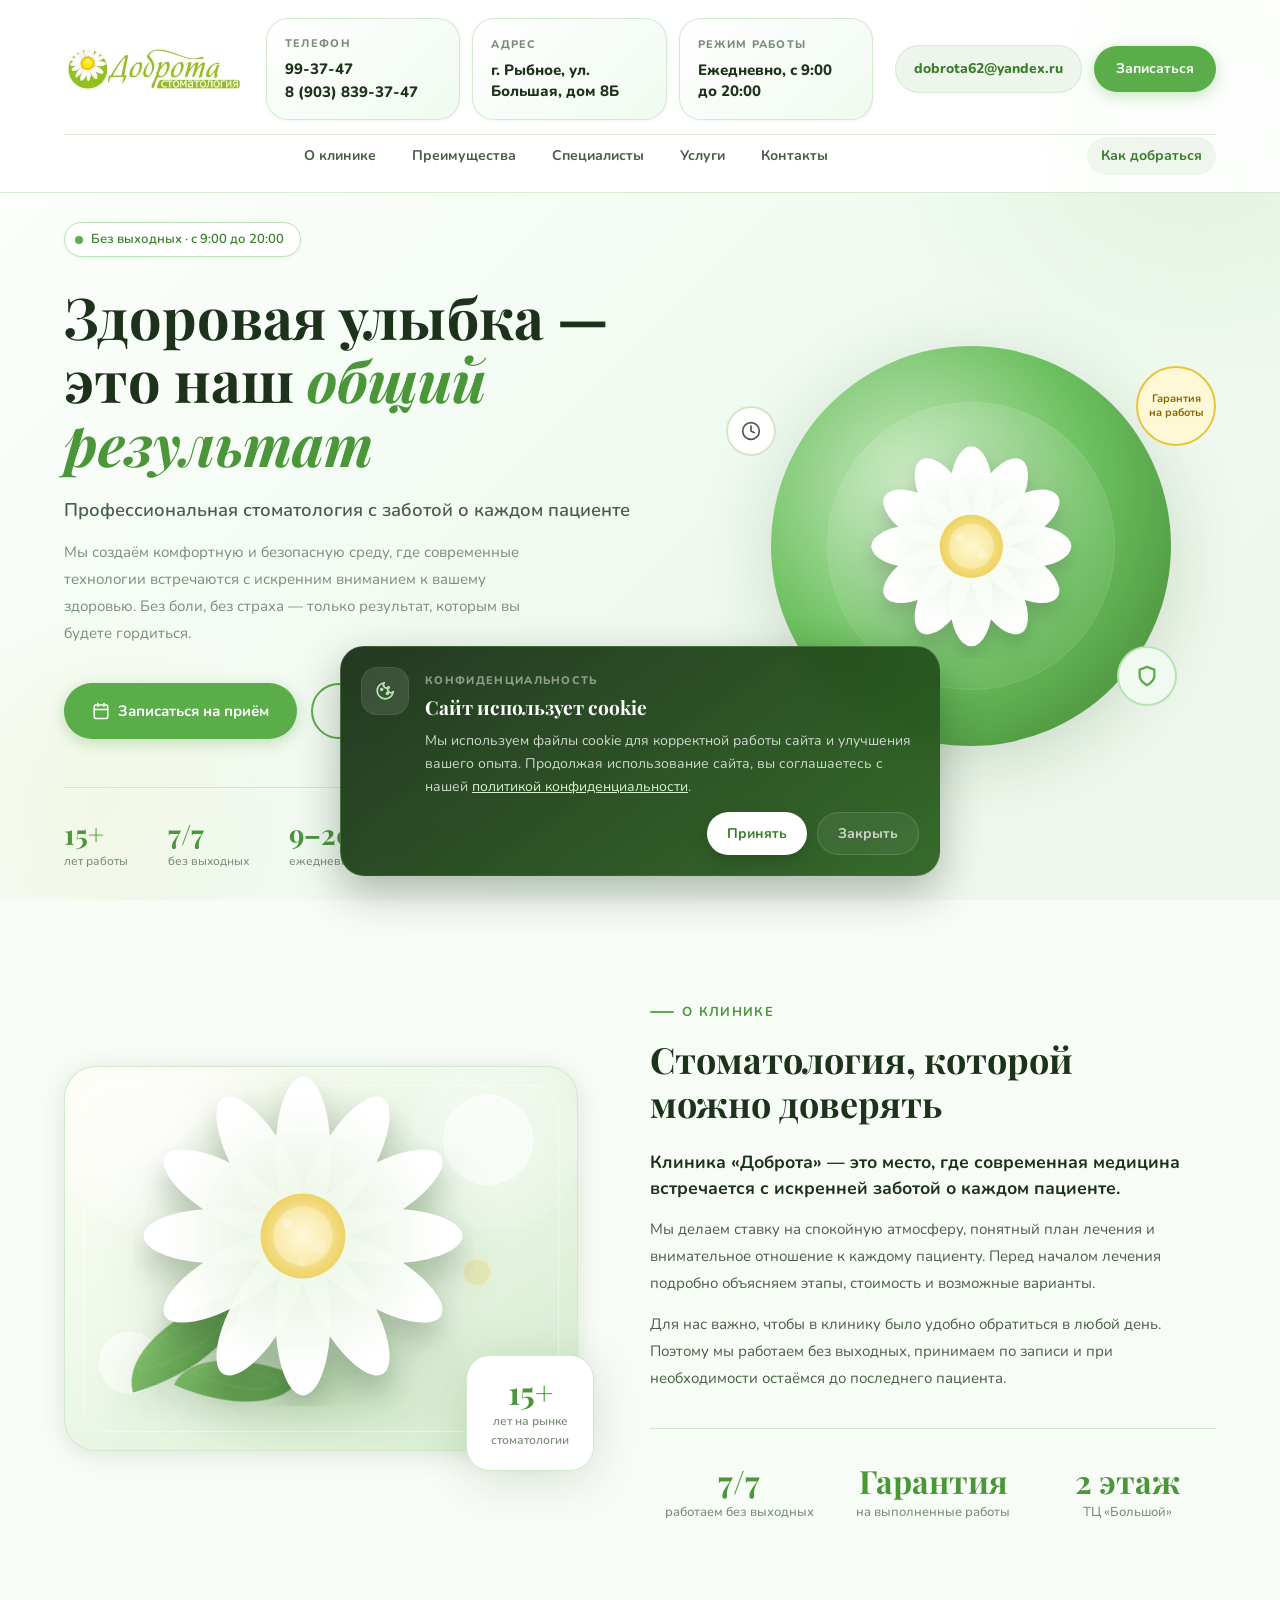
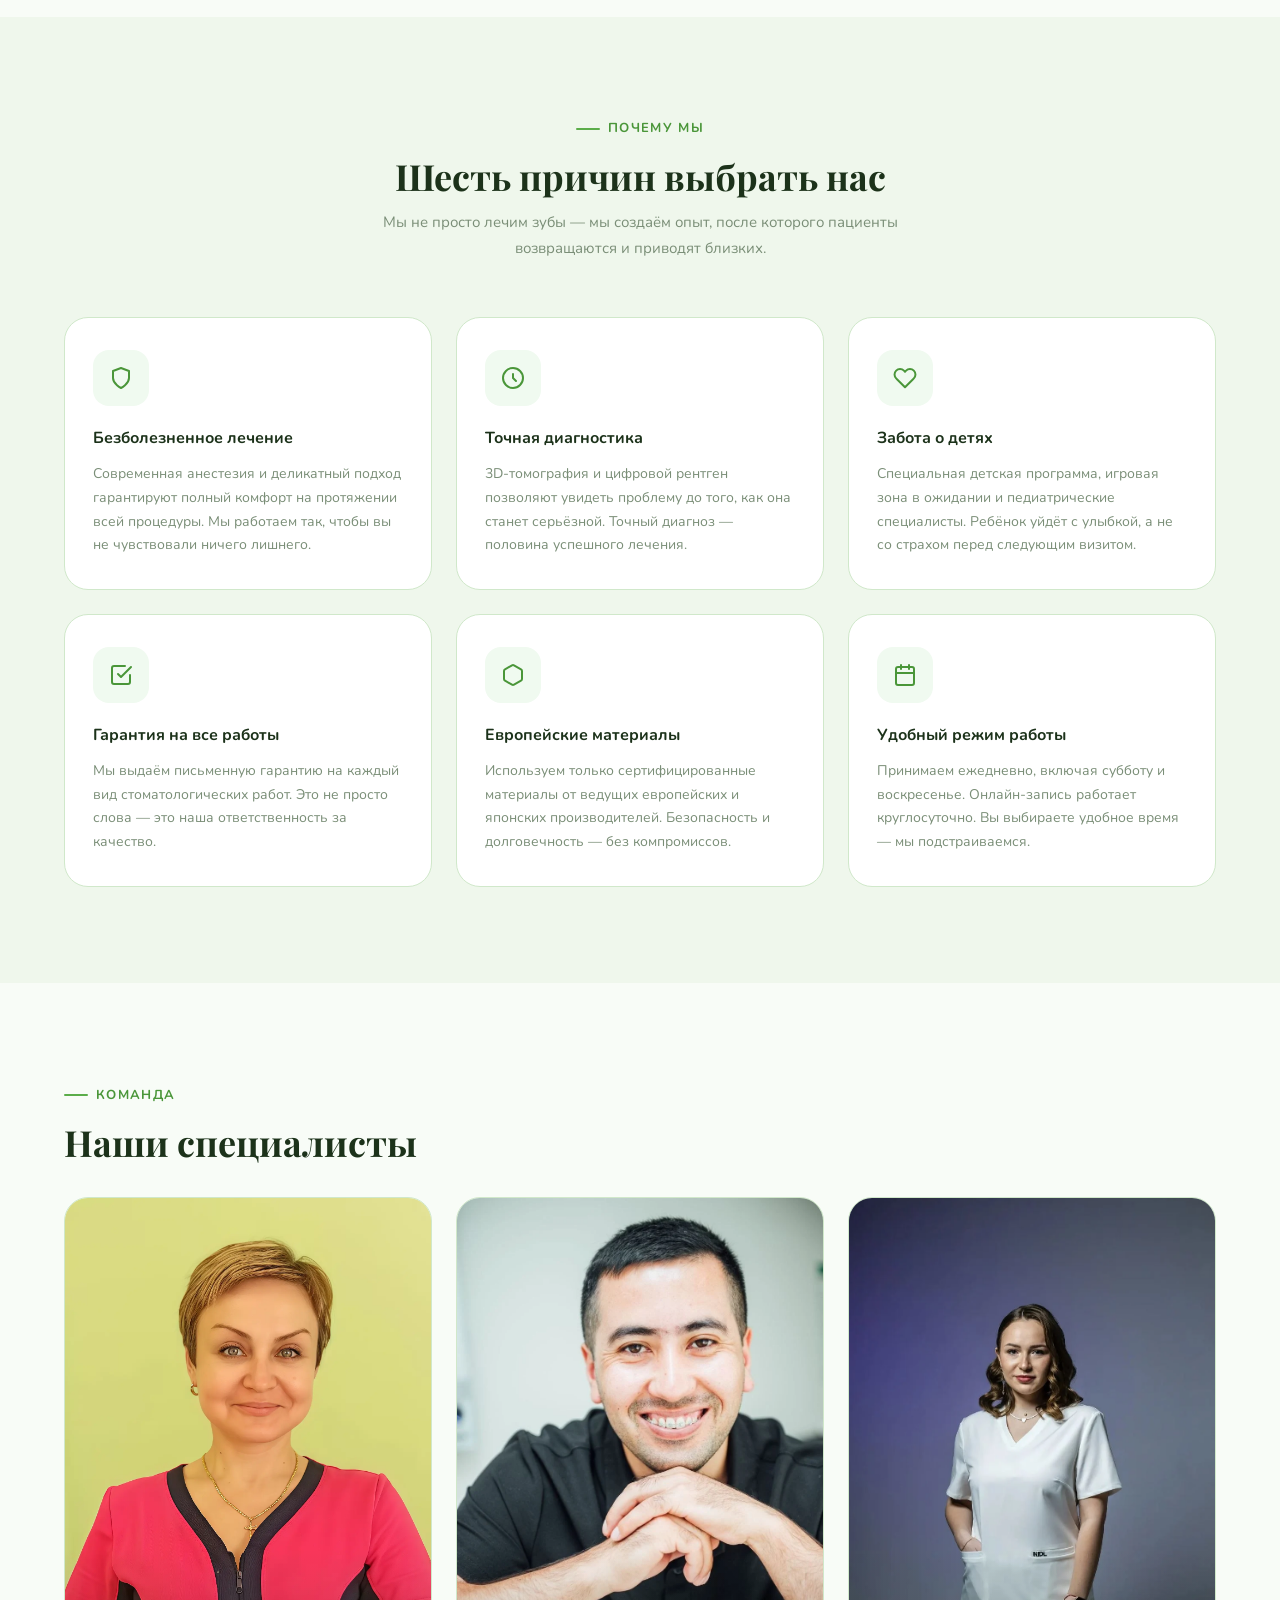
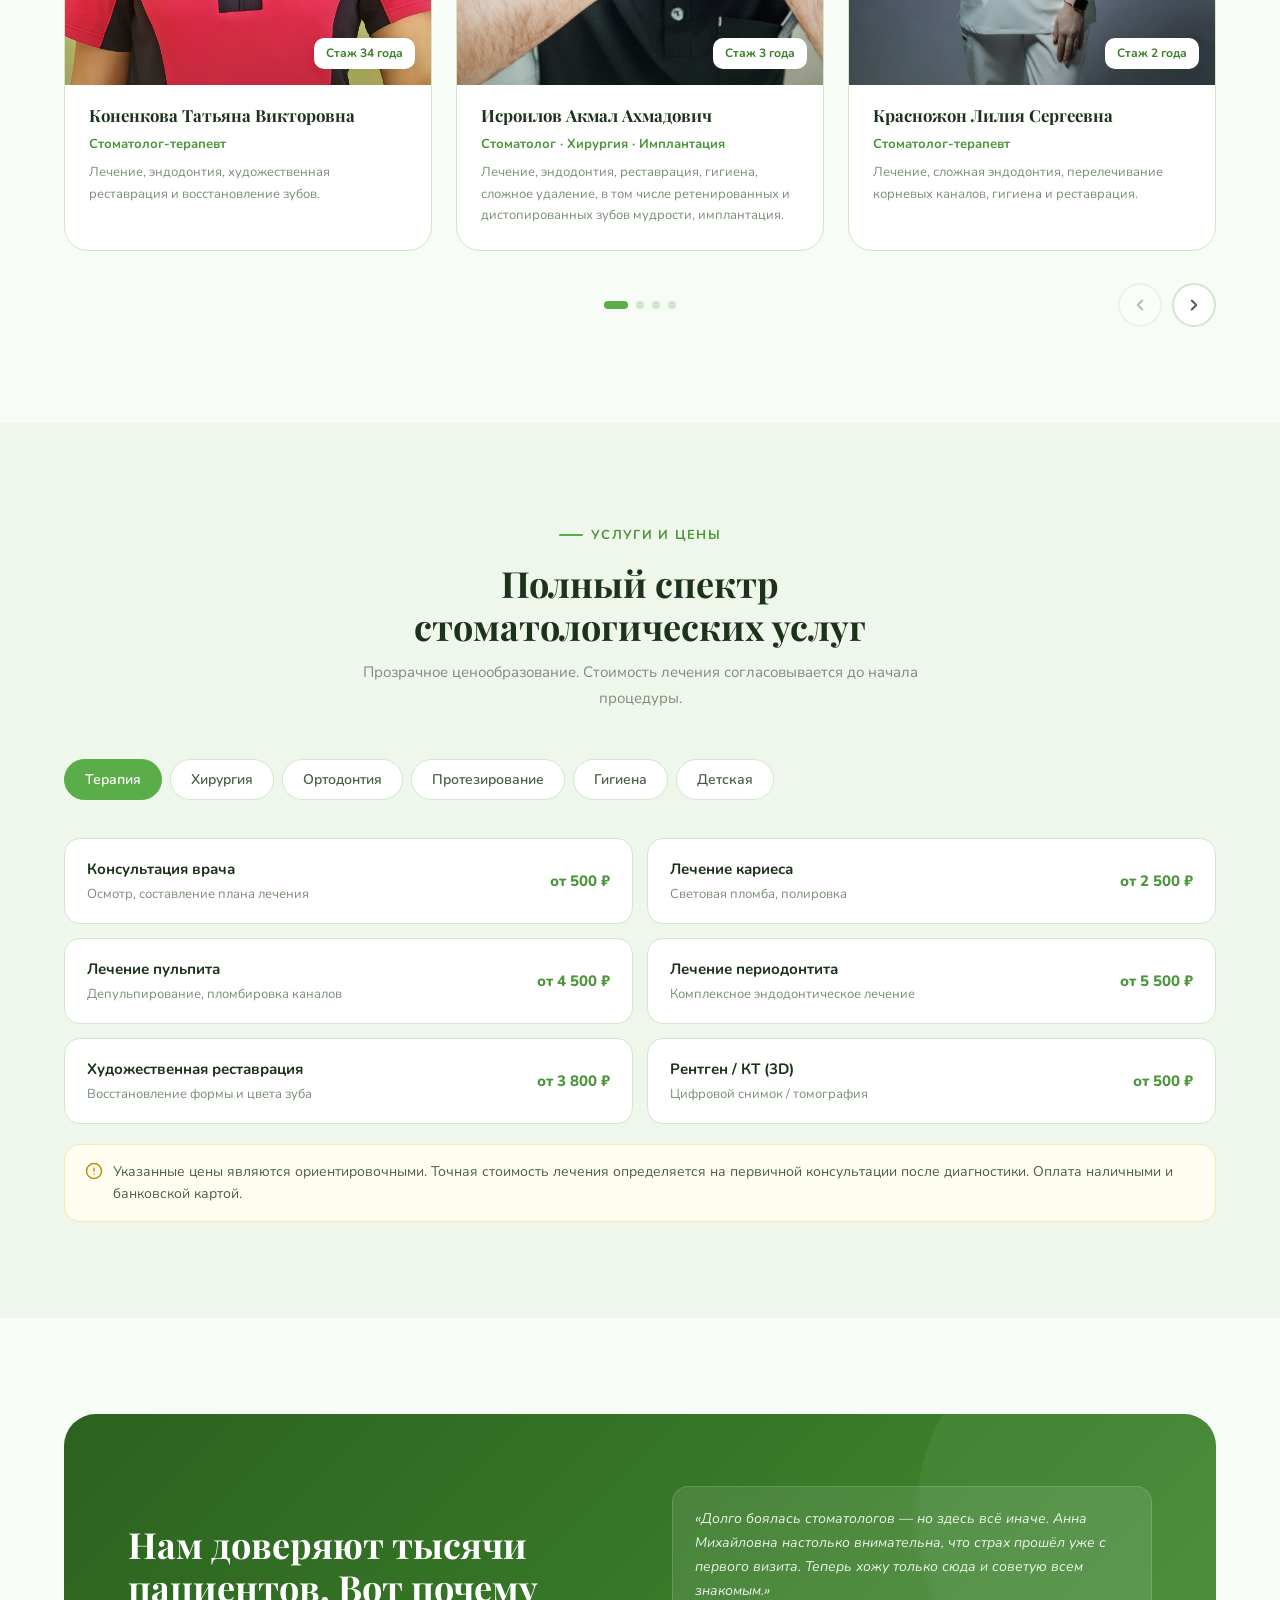
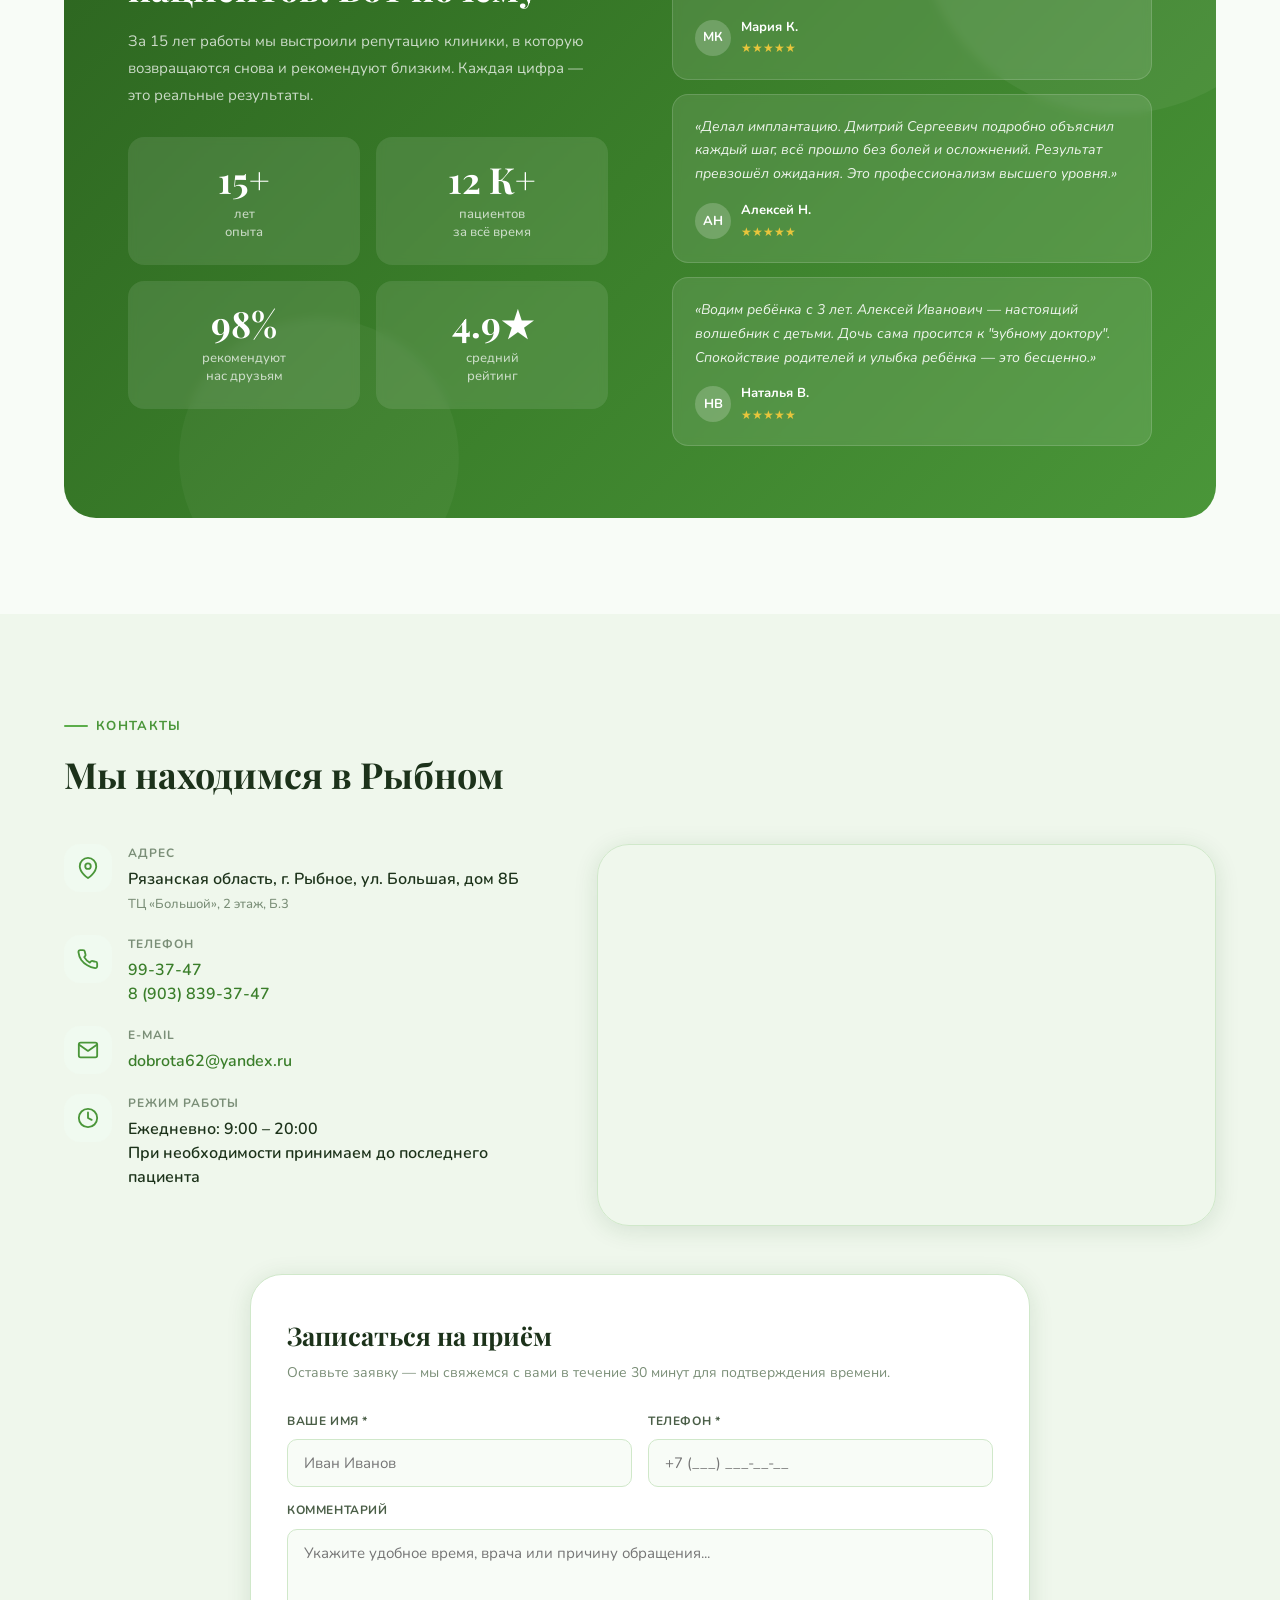
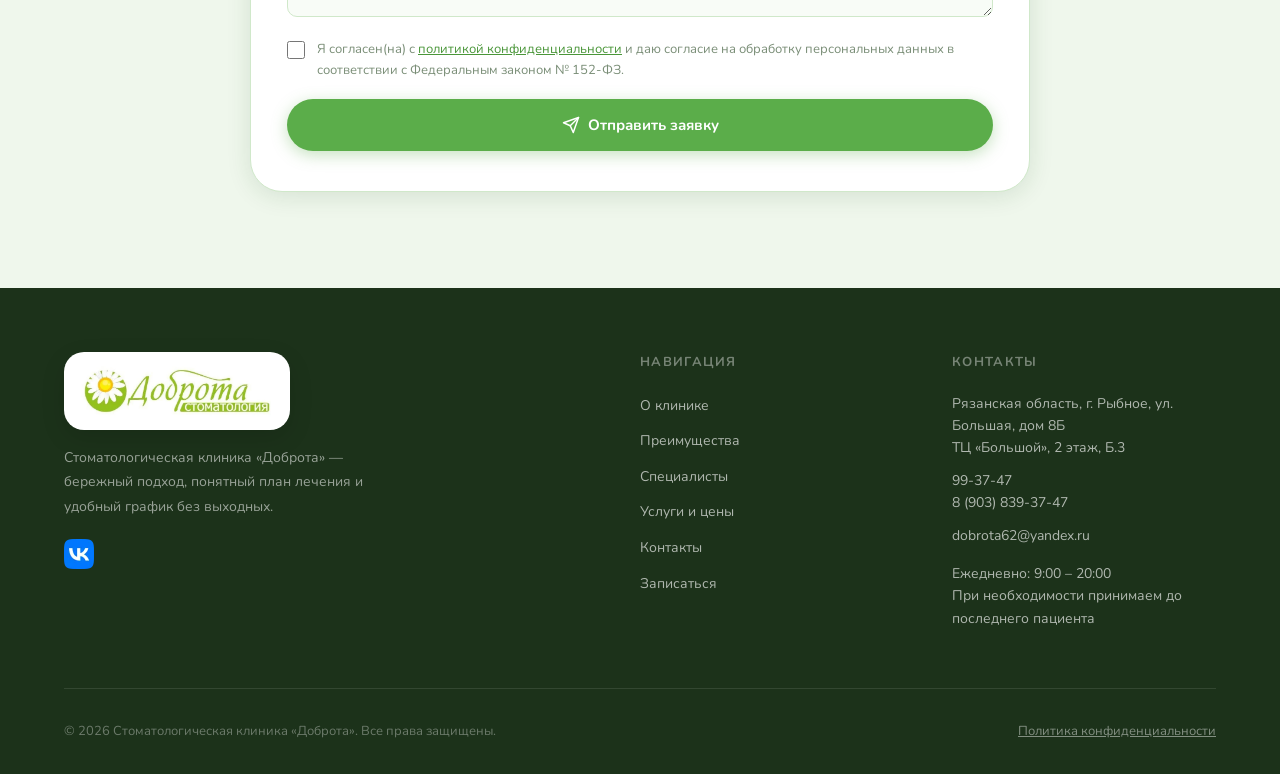
<file: index.html>
<!DOCTYPE html>
<html lang="ru">
<head>
<meta charset="UTF-8">
<meta name="viewport" content="width=device-width, initial-scale=1.0">
<meta name="description" content="Стоматологическая клиника «Доброта» в Рыбном. Лечение, эндодонтия, ортодонтия, протезирование и имплантация. Без выходных с 9:00 до 20:00.">
<title>Доброта | Стоматология в Рыбном</title>
<link rel="shortcut icon" href="./assets/images/ui/logo.webp"  type="image/x-icon">
<link rel="preconnect" href="https://fonts.googleapis.com">
<link rel="preconnect" href="https://fonts.gstatic.com" crossorigin>
<link href="https://fonts.googleapis.com/css2?family=Playfair+Display:ital,wght@0,400;0,600;0,700;1,400&family=Nunito:wght@300;400;500;600;700;800&display=swap" rel="stylesheet">
<link rel="stylesheet" href="assets/css/style.css">
</head>
<body>

<!-- HEADER -->
<header class="header" id="header">
  <div class="header__inner">
    <div class="header__topbar">
      <a href="#hero" class="header__logo header__logo--imageonly" aria-label="Доброта — на главную">
        <img src="assets/images/ui/logo-cropped.webp" alt="Стоматология Доброта" class="header__logo-image" width="658" height="183" fetchpriority="high">
      </a>
      <div class="header__contacts" aria-label="Контактная информация клиники">
        <a href="tel:+79038393747" class="header__contact-card header__contact-card--phone">
          <span class="header__contact-label">Телефон</span>
          <span class="header__contact-value header__contact-value--stacked">
            <span>99-37-47</span>
            <span>8 (903) 839-37-47</span>
          </span>
        </a>
        <div class="header__contact-card">
          <span class="header__contact-label">Адрес</span>
          <span class="header__contact-value">г. Рыбное, ул. Большая, дом 8Б</span>
        </div>
        <div class="header__contact-card">
          <span class="header__contact-label">Режим работы</span>
          <span class="header__contact-value">Ежедневно, с 9:00 до 20:00</span>
        </div>
      </div>
      <div class="header__actions">
        <a href="mailto:dobrota62@yandex.ru" class="header__utility-link">dobrota62@yandex.ru</a>
        <a href="#form" class="btn btn-primary header__cta">Записаться</a>
        <button class="burger" id="burger" aria-label="Открыть меню" aria-expanded="false">
          <span></span><span></span><span></span>
        </button>
      </div>
    </div>
    <div class="header__main">
      <nav class="header__nav" aria-label="Основная навигация">
        <a href="#about" class="nav__link">О клинике</a>
        <a href="#advantages" class="nav__link">Преимущества</a>
        <a href="#doctors" class="nav__link">Специалисты</a>
        <a href="#services" class="nav__link">Услуги</a>
        <a href="#contacts" class="nav__link">Контакты</a>
      </nav>
      <a href="#contacts" class="header__aux-link">Как добраться</a>
    </div>
  </div>
</header>

<!-- MOBILE NAV -->
<nav class="mobile-nav" id="mobileNav" aria-label="Мобильная навигация">
  <div class="mobile-nav__panel">
    <div class="mobile-nav__menu-title">Навигация по сайту</div>

    <div class="mobile-nav__divider"></div>

    <a href="#about" class="mobile-nav__link">О клинике</a>
    <a href="#advantages" class="mobile-nav__link">Преимущества</a>
    <a href="#doctors" class="mobile-nav__link">Специалисты</a>
    <a href="#services" class="mobile-nav__link">Услуги и цены</a>
    <a href="#contacts" class="mobile-nav__link">Контакты</a>

    <div class="mobile-nav__cta">
      <a href="#form" class="btn btn-primary mobile-nav__btn">Записаться на приём</a>
    </div>
  </div>
</nav>

<!-- HERO -->
<section class="hero" id="hero">
  <div class="container">
    <div class="mobile-contact-panel" aria-label="Контактная информация клиники">
      <div class="mobile-contact-panel__eyebrow">Контакты клиники</div>
      <a href="tel:+79038393747" class="mobile-contact-panel__phone">8 (903) 839-37-47</a>
      <div class="mobile-contact-panel__phone-note">Городской номер: 99-37-47</div>
      <div class="mobile-contact-panel__buttons">
        <a href="#form" class="btn btn-primary mobile-contact-panel__btn">Записаться на приём</a>
        <a href="mailto:dobrota62@yandex.ru" class="mobile-contact-panel__btn mobile-contact-panel__btn--secondary">Написать на почту</a>
      </div>
      <div class="mobile-contact-panel__grid">
        <div class="mobile-contact-panel__card">
          <span class="mobile-contact-panel__label">Адрес</span>
          <span class="mobile-contact-panel__value">Рязанская область, г. Рыбное, ул. Большая, дом 8Б</span>
        </div>
        <div class="mobile-contact-panel__card">
          <span class="mobile-contact-panel__label">Режим работы</span>
          <span class="mobile-contact-panel__value">Ежедневно: 9:00 – 20:00</span>
        </div>
        <div class="mobile-contact-panel__card">
          <span class="mobile-contact-panel__label">E-mail</span>
          <a href="mailto:dobrota62@yandex.ru" class="mobile-contact-panel__value mobile-contact-panel__value--link">dobrota62@yandex.ru</a>
        </div>
        <div class="mobile-contact-panel__card">
          <span class="mobile-contact-panel__label">Навигация</span>
          <a href="#contacts" class="mobile-contact-panel__value mobile-contact-panel__value--link">Показать карту и контакты</a>
        </div>
      </div>
    </div>
    <div class="hero__grid">
      <div class="hero__content">
        <div class="hero__badge">
          <span class="hero__badge-dot"></span>
          Без выходных · с 9:00 до 20:00
        </div>
        <h1 class="hero__title">
          Здоровая улыбка —<br>
          это наш <em>общий результат</em>
        </h1>
        <p class="hero__subtitle">Профессиональная стоматология с заботой о каждом пациенте</p>
        <p class="hero__desc">
          Мы создаём комфортную и безопасную среду, где современные технологии встречаются с искренним вниманием к вашему здоровью. Без боли, без страха — только результат, которым вы будете гордиться.
        </p>
        <div class="hero__btns">
          <a href="#form" class="btn btn-primary">
            <svg width="18" height="18" viewBox="0 0 24 24" fill="none" stroke="currentColor" stroke-width="2" stroke-linecap="round" stroke-linejoin="round"><rect x="3" y="4" width="18" height="18" rx="2"/><line x1="16" y1="2" x2="16" y2="6"/><line x1="8" y1="2" x2="8" y2="6"/><line x1="3" y1="10" x2="21" y2="10"/></svg>
            Записаться на приём
          </a>
          <a href="#services" class="btn btn-outline">Наши услуги</a>
        </div>
        <div class="hero__stats">
          <div>
            <div class="hero__stat-num">15+</div>
            <div class="hero__stat-label">лет работы</div>
          </div>
          <div>
            <div class="hero__stat-num">7/7</div>
            <div class="hero__stat-label">без выходных</div>
          </div>
          <div>
            <div class="hero__stat-num">9–20</div>
            <div class="hero__stat-label">ежедневно</div>
          </div>
          <div>
            <div class="hero__stat-num">4.9</div>
            <div class="hero__stat-label">рейтинг</div>
          </div>
        </div>
      </div>
      <div class="hero__visual">
        <div class="hero__circle-main">
          <div class="hero__circle-inner">
            <svg class="hero__flower" viewBox="0 0 220 220" fill="none" xmlns="http://www.w3.org/2000/svg" aria-hidden="true">
              <defs>
                <radialGradient id="heroFlowerCenter" cx="0" cy="0" r="1" gradientUnits="userSpaceOnUse" gradientTransform="translate(110 110) rotate(90) scale(42)">
                  <stop offset="0" stop-color="#FFF7C5"/>
                  <stop offset="1" stop-color="#E8C53C"/>
                </radialGradient>
                <linearGradient id="heroFlowerPetal" x1="110" y1="30" x2="110" y2="104" gradientUnits="userSpaceOnUse">
                  <stop offset="0" stop-color="rgba(255,255,255,.98)"/>
                  <stop offset="1" stop-color="rgba(242,250,238,.9)"/>
                </linearGradient>
                <filter id="heroFlowerShadow" x="0" y="0" width="220" height="220" filterUnits="userSpaceOnUse" color-interpolation-filters="sRGB">
                  <feDropShadow dx="0" dy="10" stdDeviation="8" flood-color="rgba(28,50,26,.14)"/>
                </filter>
              </defs>
              <g filter="url(#heroFlowerShadow)">
                <ellipse cx="110" cy="56" rx="21" ry="44" fill="url(#heroFlowerPetal)"/>
                <ellipse cx="110" cy="56" rx="21" ry="44" transform="rotate(30 110 110)" fill="url(#heroFlowerPetal)"/>
                <ellipse cx="110" cy="56" rx="21" ry="44" transform="rotate(60 110 110)" fill="url(#heroFlowerPetal)"/>
                <ellipse cx="110" cy="56" rx="21" ry="44" transform="rotate(90 110 110)" fill="url(#heroFlowerPetal)"/>
                <ellipse cx="110" cy="56" rx="21" ry="44" transform="rotate(120 110 110)" fill="url(#heroFlowerPetal)"/>
                <ellipse cx="110" cy="56" rx="21" ry="44" transform="rotate(150 110 110)" fill="url(#heroFlowerPetal)"/>
                <ellipse cx="110" cy="56" rx="21" ry="44" transform="rotate(180 110 110)" fill="url(#heroFlowerPetal)"/>
                <ellipse cx="110" cy="56" rx="21" ry="44" transform="rotate(210 110 110)" fill="url(#heroFlowerPetal)"/>
                <ellipse cx="110" cy="56" rx="21" ry="44" transform="rotate(240 110 110)" fill="url(#heroFlowerPetal)"/>
                <ellipse cx="110" cy="56" rx="21" ry="44" transform="rotate(270 110 110)" fill="url(#heroFlowerPetal)"/>
                <ellipse cx="110" cy="56" rx="21" ry="44" transform="rotate(300 110 110)" fill="url(#heroFlowerPetal)"/>
                <ellipse cx="110" cy="56" rx="21" ry="44" transform="rotate(330 110 110)" fill="url(#heroFlowerPetal)"/>
                <circle cx="110" cy="110" r="31" fill="url(#heroFlowerCenter)"/>
                <circle cx="110" cy="110" r="22" fill="rgba(255,248,214,.42)"/>
                <circle cx="99" cy="102" r="4" fill="rgba(255,255,255,.38)"/>
                <circle cx="121" cy="118" r="5" fill="rgba(255,255,255,.3)"/>
              </g>
            </svg>
          </div>
        </div>
        <div class="hero__float hero__float--1">
          <span class="hero__float-text">Гарантия<br>на работы</span>
        </div>
        <div class="hero__float hero__float--2">
          <svg width="22" height="22" viewBox="0 0 24 24" fill="none" stroke="#5bad4a" stroke-width="2.5" stroke-linecap="round" stroke-linejoin="round"><path d="M12 22s8-4 8-10V5l-8-3-8 3v7c0 6 8 10 8 10z"/></svg>
        </div>
        <div class="hero__float hero__float--3">
          <svg width="20" height="20" viewBox="0 0 24 24" fill="none" stroke="#4a5e47" stroke-width="2" stroke-linecap="round" stroke-linejoin="round"><circle cx="12" cy="12" r="10"/><polyline points="12 6 12 12 16 14"/></svg>
        </div>
      </div>
    </div>
  </div>
</section>

<!-- ABOUT -->
<section class="section" id="about">
  <div class="container">
    <div class="about__grid">
      <div class="about__img-wrap">
        <div class="about__img-placeholder" aria-hidden="true">
          <span class="about__halo"></span>
          <span class="about__orb about__orb--1"></span>
          <span class="about__orb about__orb--2"></span>
          <span class="about__orb about__orb--3"></span>
          <span class="about__leaf about__leaf--1"></span>
          <span class="about__leaf about__leaf--2"></span>
          <svg class="about__flower" viewBox="0 0 320 320" fill="none" xmlns="http://www.w3.org/2000/svg">
            <defs>
              <radialGradient id="aboutFlowerCenter" cx="0" cy="0" r="1" gradientUnits="userSpaceOnUse" gradientTransform="translate(160 160) rotate(90) scale(54)">
                <stop offset="0" stop-color="#FFF8D8"/>
                <stop offset="1" stop-color="#E8C53C"/>
              </radialGradient>
              <linearGradient id="aboutFlowerPetal" x1="160" y1="28" x2="160" y2="122" gradientUnits="userSpaceOnUse">
                <stop offset="0" stop-color="rgba(255,255,255,.99)"/>
                <stop offset="1" stop-color="rgba(240,248,235,.92)"/>
              </linearGradient>
              <filter id="aboutFlowerShadow" x="0" y="0" width="320" height="320" filterUnits="userSpaceOnUse" color-interpolation-filters="sRGB">
                <feDropShadow dx="0" dy="16" stdDeviation="12" flood-color="rgba(28,50,26,.16)"/>
              </filter>
            </defs>
            <g filter="url(#aboutFlowerShadow)">
              <ellipse cx="160" cy="82" rx="26" ry="72" fill="url(#aboutFlowerPetal)"/>
              <ellipse cx="160" cy="82" rx="26" ry="72" transform="rotate(30 160 160)" fill="url(#aboutFlowerPetal)"/>
              <ellipse cx="160" cy="82" rx="26" ry="72" transform="rotate(60 160 160)" fill="url(#aboutFlowerPetal)"/>
              <ellipse cx="160" cy="82" rx="26" ry="72" transform="rotate(90 160 160)" fill="url(#aboutFlowerPetal)"/>
              <ellipse cx="160" cy="82" rx="26" ry="72" transform="rotate(120 160 160)" fill="url(#aboutFlowerPetal)"/>
              <ellipse cx="160" cy="82" rx="26" ry="72" transform="rotate(150 160 160)" fill="url(#aboutFlowerPetal)"/>
              <ellipse cx="160" cy="82" rx="26" ry="72" transform="rotate(180 160 160)" fill="url(#aboutFlowerPetal)"/>
              <ellipse cx="160" cy="82" rx="26" ry="72" transform="rotate(210 160 160)" fill="url(#aboutFlowerPetal)"/>
              <ellipse cx="160" cy="82" rx="26" ry="72" transform="rotate(240 160 160)" fill="url(#aboutFlowerPetal)"/>
              <ellipse cx="160" cy="82" rx="26" ry="72" transform="rotate(270 160 160)" fill="url(#aboutFlowerPetal)"/>
              <ellipse cx="160" cy="82" rx="26" ry="72" transform="rotate(300 160 160)" fill="url(#aboutFlowerPetal)"/>
              <ellipse cx="160" cy="82" rx="26" ry="72" transform="rotate(330 160 160)" fill="url(#aboutFlowerPetal)"/>
              <circle cx="160" cy="160" r="40" fill="url(#aboutFlowerCenter)"/>
              <circle cx="160" cy="160" r="28" fill="rgba(255,248,214,.42)"/>
              <circle cx="145" cy="148" r="5" fill="rgba(255,255,255,.34)"/>
              <circle cx="176" cy="170" r="6" fill="rgba(255,255,255,.24)"/>
              <circle cx="159" cy="185" r="4" fill="rgba(255,255,255,.2)"/>
            </g>
          </svg>
        </div>
        <div class="about__img-badge">
          <div class="about__img-badge-num">15+</div>
          <div class="about__img-badge-text">лет на рынке<br>стоматологии</div>
        </div>
      </div>
      <div class="about__text">
        <span class="section-label">О клинике</span>
        <h2 class="section-title">Стоматология, которой<br>можно доверять</h2>
        <p class="about__lead">Клиника «Доброта» — это место, где современная медицина встречается с искренней заботой о каждом пациенте.</p>
        <p class="about__body">Мы делаем ставку на спокойную атмосферу, понятный план лечения и внимательное отношение к каждому пациенту. Перед началом лечения подробно объясняем этапы, стоимость и возможные варианты.</p>
        <p class="about__body">Для нас важно, чтобы в клинику было удобно обратиться в любой день. Поэтому мы работаем без выходных, принимаем по записи и при необходимости остаёмся до последнего пациента.</p>
        <div class="about__stats">
          <div class="about__stat">
            <div class="about__stat-num">7/7</div>
            <div class="about__stat-text">работаем без выходных</div>
          </div>
          <div class="about__stat">
            <div class="about__stat-num">Гарантия</div>
            <div class="about__stat-text">на выполненные работы</div>
          </div>
          <div class="about__stat">
            <div class="about__stat-num">2 этаж</div>
            <div class="about__stat-text">ТЦ «Большой»</div>
          </div>
        </div>
      </div>
    </div>
  </div>
</section>

<!-- ADVANTAGES -->
<section class="section section--alt" id="advantages">
  <div class="container">
    <div class="adv__header">
      <span class="section-label">Почему мы</span>
      <h2 class="section-title section-title--spaced">Шесть причин выбрать нас</h2>
      <p class="section-intro">Мы не просто лечим зубы — мы создаём опыт, после которого пациенты возвращаются и приводят близких.</p>
    </div>
    <div class="adv__grid">
      <div class="adv__card">
        <div class="adv__icon">
          <svg width="24" height="24" viewBox="0 0 24 24" fill="none" stroke="currentColor" stroke-width="2" stroke-linecap="round" stroke-linejoin="round"><path d="M12 22s8-4 8-10V5l-8-3-8 3v7c0 6 8 10 8 10z"/></svg>
        </div>
        <div class="adv__title">Безболезненное лечение</div>
        <p class="adv__text">Современная анестезия и деликатный подход гарантируют полный комфорт на протяжении всей процедуры. Мы работаем так, чтобы вы не чувствовали ничего лишнего.</p>
      </div>
      <div class="adv__card">
        <div class="adv__icon">
          <svg width="24" height="24" viewBox="0 0 24 24" fill="none" stroke="currentColor" stroke-width="2" stroke-linecap="round" stroke-linejoin="round"><circle cx="12" cy="12" r="10"/><path d="M12 8v4l3 3"/></svg>
        </div>
        <div class="adv__title">Точная диагностика</div>
        <p class="adv__text">3D-томография и цифровой рентген позволяют увидеть проблему до того, как она станет серьёзной. Точный диагноз — половина успешного лечения.</p>
      </div>
      <div class="adv__card">
        <div class="adv__icon">
          <svg width="24" height="24" viewBox="0 0 24 24" fill="none" stroke="currentColor" stroke-width="2" stroke-linecap="round" stroke-linejoin="round"><path d="M20.84 4.61a5.5 5.5 0 0 0-7.78 0L12 5.67l-1.06-1.06a5.5 5.5 0 0 0-7.78 7.78l1.06 1.06L12 21.23l7.78-7.78 1.06-1.06a5.5 5.5 0 0 0 0-7.78z"/></svg>
        </div>
        <div class="adv__title">Забота о детях</div>
        <p class="adv__text">Специальная детская программа, игровая зона в ожидании и педиатрические специалисты. Ребёнок уйдёт с улыбкой, а не со страхом перед следующим визитом.</p>
      </div>
      <div class="adv__card">
        <div class="adv__icon">
          <svg width="24" height="24" viewBox="0 0 24 24" fill="none" stroke="currentColor" stroke-width="2" stroke-linecap="round" stroke-linejoin="round"><polyline points="9 11 12 14 22 4"/><path d="M21 12v7a2 2 0 0 1-2 2H5a2 2 0 0 1-2-2V5a2 2 0 0 1 2-2h11"/></svg>
        </div>
        <div class="adv__title">Гарантия на все работы</div>
        <p class="adv__text">Мы выдаём письменную гарантию на каждый вид стоматологических работ. Это не просто слова — это наша ответственность за качество.</p>
      </div>
      <div class="adv__card">
        <div class="adv__icon">
          <svg width="24" height="24" viewBox="0 0 24 24" fill="none" stroke="currentColor" stroke-width="2" stroke-linecap="round" stroke-linejoin="round"><path d="M21 16V8a2 2 0 0 0-1-1.73l-7-4a2 2 0 0 0-2 0l-7 4A2 2 0 0 0 3 8v8a2 2 0 0 0 1 1.73l7 4a2 2 0 0 0 2 0l7-4A2 2 0 0 0 21 16z"/></svg>
        </div>
        <div class="adv__title">Европейские материалы</div>
        <p class="adv__text">Используем только сертифицированные материалы от ведущих европейских и японских производителей. Безопасность и долговечность — без компромиссов.</p>
      </div>
      <div class="adv__card">
        <div class="adv__icon">
          <svg width="24" height="24" viewBox="0 0 24 24" fill="none" stroke="currentColor" stroke-width="2" stroke-linecap="round" stroke-linejoin="round"><rect x="3" y="4" width="18" height="18" rx="2"/><line x1="16" y1="2" x2="16" y2="6"/><line x1="8" y1="2" x2="8" y2="6"/><line x1="3" y1="10" x2="21" y2="10"/></svg>
        </div>
        <div class="adv__title">Удобный режим работы</div>
        <p class="adv__text">Принимаем ежедневно, включая субботу и воскресенье. Онлайн-запись работает круглосуточно. Вы выбираете удобное время — мы подстраиваемся.</p>
      </div>
    </div>
  </div>
</section>

<!-- DOCTORS -->
<section class="section" id="doctors">
  <div class="container">
    <div class="doctors__header">
      <div>
        <span class="section-label">Команда</span>
        <h2 class="section-title">Наши специалисты</h2>
      </div>
    </div>
    <div class="slider__viewport">
      <div class="slider__track" id="sliderTrack">
        <div class="doctor-card">
          <div class="doctor-card__photo">
            <img src="assets/images/doctors/Коненкова.webp" alt="Коненкова Татьяна Викторовна" class="doctor-card__image" loading="lazy" decoding="async" width="1315" height="1850">
            <div class="doctor-card__exp-badge">Стаж 34 года</div>
          </div>
          <div class="doctor-card__body">
            <div class="doctor-card__name">Коненкова Татьяна Викторовна</div>
            <div class="doctor-card__spec">Стоматолог-терапевт</div>
            <p class="doctor-card__about">Лечение, эндодонтия, художественная реставрация и восстановление зубов.</p>
          </div>
        </div>
        <div class="doctor-card">
          <div class="doctor-card__photo">
            <img src="assets/images/doctors/Исроилов.webp" alt="Исроилов Акмал Ахмадович" class="doctor-card__image" loading="lazy" decoding="async" width="854" height="1280">
            <div class="doctor-card__exp-badge">Стаж 3 года</div>
          </div>
          <div class="doctor-card__body">
            <div class="doctor-card__name">Исроилов Акмал Ахмадович</div>
            <div class="doctor-card__spec">Стоматолог · Хирургия · Имплантация</div>
            <p class="doctor-card__about">Лечение, эндодонтия, реставрация, гигиена, сложное удаление, в том числе ретенированных и дистопированных зубов мудрости, имплантация.</p>
          </div>
        </div>
        <div class="doctor-card">
          <div class="doctor-card__photo">
            <img src="assets/images/doctors/Красножон.webp" alt="Красножон Лилия Сергеевна" class="doctor-card__image" loading="lazy" decoding="async" width="921" height="1280">
            <div class="doctor-card__exp-badge">Стаж 2 года</div>
          </div>
          <div class="doctor-card__body">
            <div class="doctor-card__name">Красножон Лилия Сергеевна</div>
            <div class="doctor-card__spec">Стоматолог-терапевт</div>
            <p class="doctor-card__about">Лечение, сложная эндодонтия, перелечивание корневых каналов, гигиена и реставрация.</p>
          </div>
        </div>
        <div class="doctor-card">
          <div class="doctor-card__photo">
            <img src="assets/images/doctors/Нестерова.webp" alt="Нестерова Светлана Максимовна" class="doctor-card__image doctor-card__image--center" loading="lazy" decoding="async" width="300" height="300">
          </div>
          <div class="doctor-card__body">
            <div class="doctor-card__name">Нестерова Светлана Максимовна</div>
            <div class="doctor-card__spec">Стоматолог · Ортопед</div>
            <p class="doctor-card__about">Лечение, реставрация, эндодонтия, съёмное и несъёмное протезирование, коронки, мостовидные протезы и протезирование на имплантах.</p>
          </div>
        </div>
        <div class="doctor-card">
          <div class="doctor-card__photo">
            <img src="assets/images/doctors/Шишкина.webp" alt="Шишкина Елена Алексеевна" class="doctor-card__image" loading="lazy" decoding="async" width="943" height="1280">
            <div class="doctor-card__exp-badge">Стаж 7 лет</div>
          </div>
          <div class="doctor-card__body">
            <div class="doctor-card__name">Шишкина Елена Алексеевна</div>
            <div class="doctor-card__spec">Ортодонт</div>
            <p class="doctor-card__about">Исправление прикуса, брекеты, пластинки и сопровождение ортодонтического лечения.</p>
          </div>
        </div>
        <div class="doctor-card">
          <div class="doctor-card__photo">
            <img src="assets/images/doctors/Межлумян.webp" alt="Межлумян Арман Арменович" class="doctor-card__image doctor-card__image--center" loading="lazy" decoding="async" width="600" height="600">
            <div class="doctor-card__exp-badge">Стаж 2 года</div>
          </div>
          <div class="doctor-card__body">
            <div class="doctor-card__name">Межлумян Арман Арменович</div>
            <div class="doctor-card__spec">Стоматолог · Протезирование</div>
            <p class="doctor-card__about">Лечение кариеса, гигиена, реставрация, съёмное и несъёмное протезирование, коронки, мостовидные протезы и протезирование на имплантах.</p>
          </div>
        </div>
      </div>
    </div>
    <div class="doctors__footer">
      <div class="slider__dots" id="sliderDots"></div>
      <div class="doctors__controls doctors__controls--bottom">
        <button class="slider-btn" id="sliderPrev" aria-label="Предыдущий">
          <svg width="18" height="18" viewBox="0 0 24 24" fill="none" stroke="currentColor" stroke-width="2.5" stroke-linecap="round" stroke-linejoin="round"><polyline points="15 18 9 12 15 6"/></svg>
        </button>
        <button class="slider-btn" id="sliderNext" aria-label="Следующий">
          <svg width="18" height="18" viewBox="0 0 24 24" fill="none" stroke="currentColor" stroke-width="2.5" stroke-linecap="round" stroke-linejoin="round"><polyline points="9 18 15 12 9 6"/></svg>
        </button>
      </div>
    </div>
  </div>
</section>

<!-- SERVICES -->
<section class="section section--alt" id="services">
  <div class="container">
    <div class="services__header">
      <span class="section-label">Услуги и цены</span>
      <h2 class="section-title section-title--spaced">Полный спектр стоматологических услуг</h2>
      <p class="section-intro">Прозрачное ценообразование. Стоимость лечения согласовывается до начала процедуры.</p>
    </div>
    <div class="services__tabs" role="tablist">
      <button class="services__tab active" data-tab="therapy" role="tab" aria-selected="true">Терапия</button>
      <button class="services__tab" data-tab="surgery" role="tab">Хирургия</button>
      <button class="services__tab" data-tab="ortho" role="tab">Ортодонтия</button>
      <button class="services__tab" data-tab="prosth" role="tab">Протезирование</button>
      <button class="services__tab" data-tab="hygiene" role="tab">Гигиена</button>
      <button class="services__tab" data-tab="child" role="tab">Детская</button>
    </div>
    <div id="tab-therapy" class="services__panel active" role="tabpanel">
      <div class="service-item"><div><div class="service-item__name">Консультация врача</div><div class="service-item__desc">Осмотр, составление плана лечения</div></div><div class="service-item__price">от 500 ₽</div></div>
      <div class="service-item"><div><div class="service-item__name">Лечение кариеса</div><div class="service-item__desc">Световая пломба, полировка</div></div><div class="service-item__price">от 2 500 ₽</div></div>
      <div class="service-item"><div><div class="service-item__name">Лечение пульпита</div><div class="service-item__desc">Депульпирование, пломбировка каналов</div></div><div class="service-item__price">от 4 500 ₽</div></div>
      <div class="service-item"><div><div class="service-item__name">Лечение периодонтита</div><div class="service-item__desc">Комплексное эндодонтическое лечение</div></div><div class="service-item__price">от 5 500 ₽</div></div>
      <div class="service-item"><div><div class="service-item__name">Художественная реставрация</div><div class="service-item__desc">Восстановление формы и цвета зуба</div></div><div class="service-item__price">от 3 800 ₽</div></div>
      <div class="service-item"><div><div class="service-item__name">Рентген / КТ (3D)</div><div class="service-item__desc">Цифровой снимок / томография</div></div><div class="service-item__price">от 500 ₽</div></div>
    </div>
    <div id="tab-surgery" class="services__panel" role="tabpanel">
      <div class="service-item"><div><div class="service-item__name">Удаление зуба (простое)</div><div class="service-item__desc">Однокорневой зуб</div></div><div class="service-item__price">от 1 500 ₽</div></div>
      <div class="service-item"><div><div class="service-item__name">Удаление зуба (сложное)</div><div class="service-item__desc">Многокорневой, ретинированный</div></div><div class="service-item__price">от 3 500 ₽</div></div>
      <div class="service-item"><div><div class="service-item__name">Имплантация (под ключ)</div><div class="service-item__desc">Nobel Biocare, Straumann, MIS</div></div><div class="service-item__price">от 45 000 ₽</div></div>
      <div class="service-item"><div><div class="service-item__name">Костная пластика</div><div class="service-item__desc">Направленная костная регенерация</div></div><div class="service-item__price">от 15 000 ₽</div></div>
      <div class="service-item"><div><div class="service-item__name">Синус-лифтинг</div><div class="service-item__desc">Закрытый / открытый</div></div><div class="service-item__price">от 25 000 ₽</div></div>
      <div class="service-item"><div><div class="service-item__name">Разрез и дренаж</div><div class="service-item__desc">Лечение абсцесса</div></div><div class="service-item__price">от 2 000 ₽</div></div>
    </div>
    <div id="tab-ortho" class="services__panel" role="tabpanel">
      <div class="service-item"><div><div class="service-item__name">Консультация ортодонта</div><div class="service-item__desc">Диагностика, план лечения</div></div><div class="service-item__price">1 000 ₽</div></div>
      <div class="service-item"><div><div class="service-item__name">Брекеты металлические</div><div class="service-item__desc">Установка на одну челюсть</div></div><div class="service-item__price">от 35 000 ₽</div></div>
      <div class="service-item"><div><div class="service-item__name">Брекеты керамические</div><div class="service-item__desc">Эстетичные, малозаметные</div></div><div class="service-item__price">от 55 000 ₽</div></div>
      <div class="service-item"><div><div class="service-item__name">Элайнеры Invisalign</div><div class="service-item__desc">Прозрачные каппы, полный курс</div></div><div class="service-item__price">от 85 000 ₽</div></div>
      <div class="service-item"><div><div class="service-item__name">Ретейнеры</div><div class="service-item__desc">Фиксация результата после лечения</div></div><div class="service-item__price">от 5 000 ₽</div></div>
      <div class="service-item"><div><div class="service-item__name">Трейнер / пластинка</div><div class="service-item__desc">Для детей и подростков</div></div><div class="service-item__price">от 8 000 ₽</div></div>
    </div>
    <div id="tab-prosth" class="services__panel" role="tabpanel">
      <div class="service-item"><div><div class="service-item__name">Коронка металлокерамика</div><div class="service-item__desc">Надёжно, долговечно</div></div><div class="service-item__price">от 8 000 ₽</div></div>
      <div class="service-item"><div><div class="service-item__name">Коронка из диоксида циркония</div><div class="service-item__desc">Максимальная эстетика</div></div><div class="service-item__price">от 18 000 ₽</div></div>
      <div class="service-item"><div><div class="service-item__name">Виниры керамические</div><div class="service-item__desc">Голливудская улыбка</div></div><div class="service-item__price">от 14 000 ₽</div></div>
      <div class="service-item"><div><div class="service-item__name">Вкладка культевая</div><div class="service-item__desc">Металл / цирконий</div></div><div class="service-item__price">от 5 500 ₽</div></div>
      <div class="service-item"><div><div class="service-item__name">Протез частичный съёмный</div><div class="service-item__desc">Бюгельный, нейлоновый</div></div><div class="service-item__price">от 25 000 ₽</div></div>
      <div class="service-item"><div><div class="service-item__name">Мост металлокерамика</div><div class="service-item__desc">3 единицы</div></div><div class="service-item__price">от 22 000 ₽</div></div>
    </div>
    <div id="tab-hygiene" class="services__panel" role="tabpanel">
      <div class="service-item"><div><div class="service-item__name">Профессиональная чистка</div><div class="service-item__desc">УЗ-чистка + Air Flow + полировка</div></div><div class="service-item__price">от 3 500 ₽</div></div>
      <div class="service-item"><div><div class="service-item__name">Air Flow (пескоструйная)</div><div class="service-item__desc">Удаление пигментного налёта</div></div><div class="service-item__price">от 2 500 ₽</div></div>
      <div class="service-item"><div><div class="service-item__name">Фторирование зубов</div><div class="service-item__desc">Укрепление эмали, защита от кариеса</div></div><div class="service-item__price">от 1 500 ₽</div></div>
      <div class="service-item"><div><div class="service-item__name">Отбеливание Zoom 4</div><div class="service-item__desc">Осветление на 6–12 тонов</div></div><div class="service-item__price">от 8 000 ₽</div></div>
      <div class="service-item"><div><div class="service-item__name">Домашнее отбеливание</div><div class="service-item__desc">Каппы + гель, набор на курс</div></div><div class="service-item__price">от 4 500 ₽</div></div>
      <div class="service-item"><div><div class="service-item__name">Обучение гигиене полости рта</div><div class="service-item__desc">Индивидуальный инструктаж</div></div><div class="service-item__price">500 ₽</div></div>
    </div>
    <div id="tab-child" class="services__panel" role="tabpanel">
      <div class="service-item"><div><div class="service-item__name">Первый визит ребёнка</div><div class="service-item__desc">Знакомство, осмотр, консультация</div></div><div class="service-item__price">бесплатно</div></div>
      <div class="service-item"><div><div class="service-item__name">Лечение кариеса (молочный зуб)</div><div class="service-item__desc">С анестезией, за одно посещение</div></div><div class="service-item__price">от 1 800 ₽</div></div>
      <div class="service-item"><div><div class="service-item__name">Серебрение зубов</div><div class="service-item__desc">Профилактика кариеса</div></div><div class="service-item__price">от 500 ₽</div></div>
      <div class="service-item"><div><div class="service-item__name">Герметизация фиссур</div><div class="service-item__desc">Защита постоянных зубов</div></div><div class="service-item__price">от 1 500 ₽</div></div>
      <div class="service-item"><div><div class="service-item__name">Удаление молочного зуба</div><div class="service-item__desc">Безболезненно, быстро</div></div><div class="service-item__price">от 800 ₽</div></div>
      <div class="service-item"><div><div class="service-item__name">Профилактическая чистка</div><div class="service-item__desc">Для детей от 3 лет</div></div><div class="service-item__price">от 2 000 ₽</div></div>
    </div>
    <div class="services__note">
      <svg class="services__note-icon" width="18" height="18" viewBox="0 0 24 24" fill="none" stroke="#b8920a" stroke-width="2" stroke-linecap="round" stroke-linejoin="round"><circle cx="12" cy="12" r="10"/><line x1="12" y1="8" x2="12" y2="12"/><line x1="12" y1="16" x2="12.01" y2="16"/></svg>
      <span>Указанные цены являются ориентировочными. Точная стоимость лечения определяется на первичной консультации после диагностики. Оплата наличными и банковской картой.</span>
    </div>
  </div>
</section>

<!-- WHY US -->
<section class="section" id="whyus">
  <div class="container">
    <div class="whyus__inner">
      <div class="whyus__grid">
        <div>
          <h2 class="whyus__heading">Нам доверяют тысячи пациентов. Вот почему</h2>
          <p class="whyus__sub">За 15 лет работы мы выстроили репутацию клиники, в которую возвращаются снова и рекомендуют близким. Каждая цифра — это реальные результаты.</p>
          <div class="whyus__nums">
            <div class="whyus__num">
              <div class="whyus__num-val">15+</div>
              <div class="whyus__num-label">лет<br>опыта</div>
            </div>
            <div class="whyus__num">
              <div class="whyus__num-val">12 К+</div>
              <div class="whyus__num-label">пациентов<br>за всё время</div>
            </div>
            <div class="whyus__num">
              <div class="whyus__num-val">98%</div>
              <div class="whyus__num-label">рекомендуют<br>нас друзьям</div>
            </div>
            <div class="whyus__num">
              <div class="whyus__num-val">4.9★</div>
              <div class="whyus__num-label">средний<br>рейтинг</div>
            </div>
          </div>
        </div>
        <div class="testimonials">
          <div class="testimonial">
            <p class="testimonial__text">«Долго боялась стоматологов — но здесь всё иначе. Анна Михайловна настолько внимательна, что страх прошёл уже с первого визита. Теперь хожу только сюда и советую всем знакомым.»</p>
            <div class="testimonial__author">
              <div class="testimonial__ava">МК</div>
              <div>
                <div class="testimonial__name">Мария К.</div>
                <div class="testimonial__stars">★★★★★</div>
              </div>
            </div>
          </div>
          <div class="testimonial">
            <p class="testimonial__text">«Делал имплантацию. Дмитрий Сергеевич подробно объяснил каждый шаг, всё прошло без болей и осложнений. Результат превзошёл ожидания. Это профессионализм высшего уровня.»</p>
            <div class="testimonial__author">
              <div class="testimonial__ava">АН</div>
              <div>
                <div class="testimonial__name">Алексей Н.</div>
                <div class="testimonial__stars">★★★★★</div>
              </div>
            </div>
          </div>
          <div class="testimonial">
            <p class="testimonial__text">«Водим ребёнка с 3 лет. Алексей Иванович — настоящий волшебник с детьми. Дочь сама просится к "зубному доктору". Спокойствие родителей и улыбка ребёнка — это бесценно.»</p>
            <div class="testimonial__author">
              <div class="testimonial__ava">НВ</div>
              <div>
                <div class="testimonial__name">Наталья В.</div>
                <div class="testimonial__stars">★★★★★</div>
              </div>
            </div>
          </div>
        </div>
      </div>
    </div>
  </div>
</section>

<!-- CONTACTS -->
<section class="section section--alt" id="contacts">
  <div class="container">
    <span class="section-label">Контакты</span>
    <h2 class="section-title section-title--contacts">Мы находимся в Рыбном</h2>
    <div class="contacts__grid">
      <div>
        <div class="contacts__info">
          <div class="contact-item">
            <div class="contact-item__icon">
              <svg width="22" height="22" viewBox="0 0 24 24" fill="none" stroke="currentColor" stroke-width="2" stroke-linecap="round" stroke-linejoin="round"><path d="M21 10c0 7-9 13-9 13s-9-6-9-13a9 9 0 0 1 18 0z"/><circle cx="12" cy="10" r="3"/></svg>
            </div>
            <div>
              <div class="contact-item__label">Адрес</div>
              <div class="contact-item__value">Рязанская область, г. Рыбное, ул. Большая, дом 8Б<br><small class="contact-item__hint">ТЦ «Большой», 2 этаж, Б.3</small></div>
            </div>
          </div>
          <div class="contact-item">
            <div class="contact-item__icon">
              <svg width="22" height="22" viewBox="0 0 24 24" fill="none" stroke="currentColor" stroke-width="2" stroke-linecap="round" stroke-linejoin="round"><path d="M22 16.92v3a2 2 0 0 1-2.18 2 19.79 19.79 0 0 1-8.63-3.07A19.5 19.5 0 0 1 4.69 13.1 19.79 19.79 0 0 1 1.57 4.47 2 2 0 0 1 3.55 2.26h3a2 2 0 0 1 2 1.72 12.84 12.84 0 0 0 .7 2.81 2 2 0 0 1-.45 2.11L7.91 9.91a16 16 0 0 0 6.06 6.06l1.27-1.27a2 2 0 0 1 2.11-.45 12.84 12.84 0 0 0 2.81.7A2 2 0 0 1 22 16.92z"/></svg>
            </div>
            <div>
              <div class="contact-item__label">Телефон</div>
              <div class="contact-item__value"><a href="tel:993747">99-37-47</a><br><a href="tel:+79038393747">8 (903) 839-37-47</a></div>
            </div>
          </div>
          <div class="contact-item">
            <div class="contact-item__icon">
              <svg width="22" height="22" viewBox="0 0 24 24" fill="none" stroke="currentColor" stroke-width="2" stroke-linecap="round" stroke-linejoin="round"><path d="M4 4h16c1.1 0 2 .9 2 2v12c0 1.1-.9 2-2 2H4c-1.1 0-2-.9-2-2V6c0-1.1.9-2 2-2z"/><polyline points="22,6 12,13 2,6"/></svg>
            </div>
            <div>
              <div class="contact-item__label">E-mail</div>
              <div class="contact-item__value"><a href="mailto:dobrota62@yandex.ru">dobrota62@yandex.ru</a></div>
            </div>
          </div>
          <div class="contact-item">
            <div class="contact-item__icon">
              <svg width="22" height="22" viewBox="0 0 24 24" fill="none" stroke="currentColor" stroke-width="2" stroke-linecap="round" stroke-linejoin="round"><circle cx="12" cy="12" r="10"/><polyline points="12 6 12 12 16 14"/></svg>
            </div>
            <div>
              <div class="contact-item__label">Режим работы</div>
              <div class="contact-item__value">Ежедневно: 9:00 – 20:00<br>При необходимости принимаем до последнего пациента</div>
            </div>
          </div>
        </div>
      </div>
      <div class="contacts__map">
        <iframe
          src="https://yandex.ru/map-widget/v1/?ll=39.500504%2C54.725249&pt=39.500504,54.725249,pm2rdm&z=17"
          title="Карта клиники в Рыбном"
          allowfullscreen
          loading="lazy">
        </iframe>
      </div>
    </div>

    <!-- FORM -->
    <div class="form-section" id="form">
      <div id="formWrapper">
        <h3 class="form-section__heading">Записаться на приём</h3>
        <p class="form-section__sub">Оставьте заявку — мы свяжемся с вами в течение 30 минут для подтверждения времени.</p>
        <form id="appointmentForm" novalidate>
          <div class="form__row">
            <div class="form__group">
              <label class="form__label" for="name">Ваше имя *</label>
              <input class="form__input" type="text" id="name" name="name" placeholder="Иван Иванов" autocomplete="name" required>
              <div class="form__error-msg" id="nameError">Пожалуйста, введите ваше имя</div>
            </div>
            <div class="form__group">
              <label class="form__label" for="phone">Телефон *</label>
              <input class="form__input" type="tel" id="phone" name="phone" placeholder="+7 (___) ___-__-__" autocomplete="tel" required>
              <div class="form__error-msg" id="phoneError">Введите корректный номер телефона</div>
            </div>
          </div>
          <div class="form__group">
            <label class="form__label" for="comment">Комментарий</label>
            <textarea class="form__textarea" id="comment" name="comment" placeholder="Укажите удобное время, врача или причину обращения..."></textarea>
          </div>
          <label class="form__checkbox">
            <input type="checkbox" id="consent" name="consent" required>
            <span class="form__checkbox-text">Я согласен(на) с <a href="privacy.html" target="_blank">политикой конфиденциальности</a> и даю согласие на обработку персональных данных в соответствии с Федеральным законом № 152-ФЗ.</span>
          </label>
          <div class="form__error-msg form__error-msg--consent" id="consentError">Необходимо согласие на обработку данных</div>
          <button type="submit" class="btn btn-primary form__submit">
            <svg width="18" height="18" viewBox="0 0 24 24" fill="none" stroke="currentColor" stroke-width="2" stroke-linecap="round" stroke-linejoin="round"><line x1="22" y1="2" x2="11" y2="13"/><polygon points="22 2 15 22 11 13 2 9 22 2"/></svg>
            Отправить заявку
          </button>
        </form>
      </div>
      <div class="form__success" id="formSuccess">
        <div class="form__success-icon">
          <svg width="32" height="32" viewBox="0 0 24 24" fill="none" stroke="currentColor" stroke-width="2.5" stroke-linecap="round" stroke-linejoin="round"><polyline points="20 6 9 17 4 12"/></svg>
        </div>
        <div class="form__success-title">Заявка отправлена!</div>
        <p class="form__success-text">Спасибо, что обратились к нам. Мы свяжемся с вами в течение 30 минут для подтверждения записи.<br>Если нужно срочно — позвоните нам: <a href="tel:+79038393747" class="form__success-link">8 (903) 839-37-47</a></p>
        <p class="form__success-countdown" aria-live="polite">
          Форма снова появится через <span id="formResetCountdown">10</span> сек.
        </p>
      </div>
    </div>
  </div>
</section>

<!-- FOOTER -->
<footer class="footer">
  <div class="container">
    <div class="footer__grid">
      <div>
        <a href="#hero" class="footer__logo footer__logo-card" aria-label="Доброта — наверх">
          <img src="assets/images/ui/logo-cropped.webp" alt="Стоматология Доброта" class="footer__logo-image" width="658" height="183" loading="lazy" decoding="async">
        </a>
        <p class="footer__about">Стоматологическая клиника «Доброта» — бережный подход, понятный план лечения и удобный график без выходных.</p>
        <div class="footer__socials">
          <a href="https://vk.ru/clubdobrota993747" class="footer__social" aria-label="ВКонтакте" target="_blank" rel="noopener">
            <img src="assets/images/ui/60px-VK_Compact_Logo_(2021-present).svg.webp" alt="VK" class="footer__social-icon" width="60" height="60" loading="lazy" decoding="async">
          </a>
        </div>
      </div>
      <div>
        <div class="footer__col-title">Навигация</div>
        <ul class="footer__links">
          <li><a href="#about" class="footer__link">О клинике</a></li>
          <li><a href="#advantages" class="footer__link">Преимущества</a></li>
          <li><a href="#doctors" class="footer__link">Специалисты</a></li>
          <li><a href="#services" class="footer__link">Услуги и цены</a></li>
          <li><a href="#contacts" class="footer__link">Контакты</a></li>
          <li><a href="#form" class="footer__link">Записаться</a></li>
        </ul>
      </div>
      <div>
        <div class="footer__col-title">Контакты</div>
        <p class="footer__contact">Рязанская область, г. Рыбное, ул. Большая, дом 8Б<br>ТЦ «Большой», 2 этаж, Б.3</p>
        <p class="footer__contact"><a href="tel:993747" class="footer__contact-link">99-37-47</a><br><a href="tel:+79038393747" class="footer__contact-link">8 (903) 839-37-47</a></p>
        <p class="footer__contact"><a href="mailto:dobrota62@yandex.ru" class="footer__contact-link">dobrota62@yandex.ru</a></p>
        <p class="footer__contact footer__contact--schedule">Ежедневно: 9:00 – 20:00<br>При необходимости принимаем до последнего пациента</p>
      </div>
    </div>
    <div class="footer__bottom">
      <p class="footer__copy">© 2026 Стоматологическая клиника «Доброта». Все права защищены.</p>
      <a href="privacy.html" class="footer__policy">Политика конфиденциальности</a>
    </div>
  </div>
</footer>

<!-- COOKIES -->
<div class="cookies" id="cookieBar">
  <div class="cookies__inner">
    <div class="cookies__icon" aria-hidden="true">
      <svg width="22" height="22" viewBox="0 0 24 24" fill="none" stroke="currentColor" stroke-width="1.9" stroke-linecap="round" stroke-linejoin="round">
        <path d="M21 12.8A8.8 8.8 0 1 1 11.2 3a3.4 3.4 0 0 0 4.8 4.8A3.4 3.4 0 0 0 21 12.8Z"/>
        <circle cx="8.4" cy="10.4" r="1"/>
        <circle cx="14.6" cy="14.6" r="1"/>
        <circle cx="15.8" cy="8.2" r=".8"/>
      </svg>
    </div>
    <div class="cookies__content">
      <div class="cookies__eyebrow">Конфиденциальность</div>
      <div class="cookies__title">Сайт использует cookie</div>
      <p class="cookies__text">
        Мы используем файлы cookie для корректной работы сайта и улучшения вашего опыта. Продолжая использование сайта, вы соглашаетесь с нашей <a href="privacy.html">политикой конфиденциальности</a>.
      </p>
    </div>
    <div class="cookies__actions">
      <button class="cookies__btn cookies__btn--accept" id="cookieAccept">Принять</button>
      <button class="cookies__btn cookies__btn--decline" id="cookieDecline">Закрыть</button>
    </div>
  </div>
</div>

<!-- SCROLL TO TOP -->
<button class="scroll-top" id="scrollTop" aria-label="Наверх">
  <svg width="18" height="18" viewBox="0 0 24 24" fill="none" stroke="currentColor" stroke-width="2.5" stroke-linecap="round" stroke-linejoin="round"><polyline points="18 15 12 9 6 15"/></svg>
</button>

<script type="module" src="assets/js/main.js"></script>
</body>
</html>
</file>
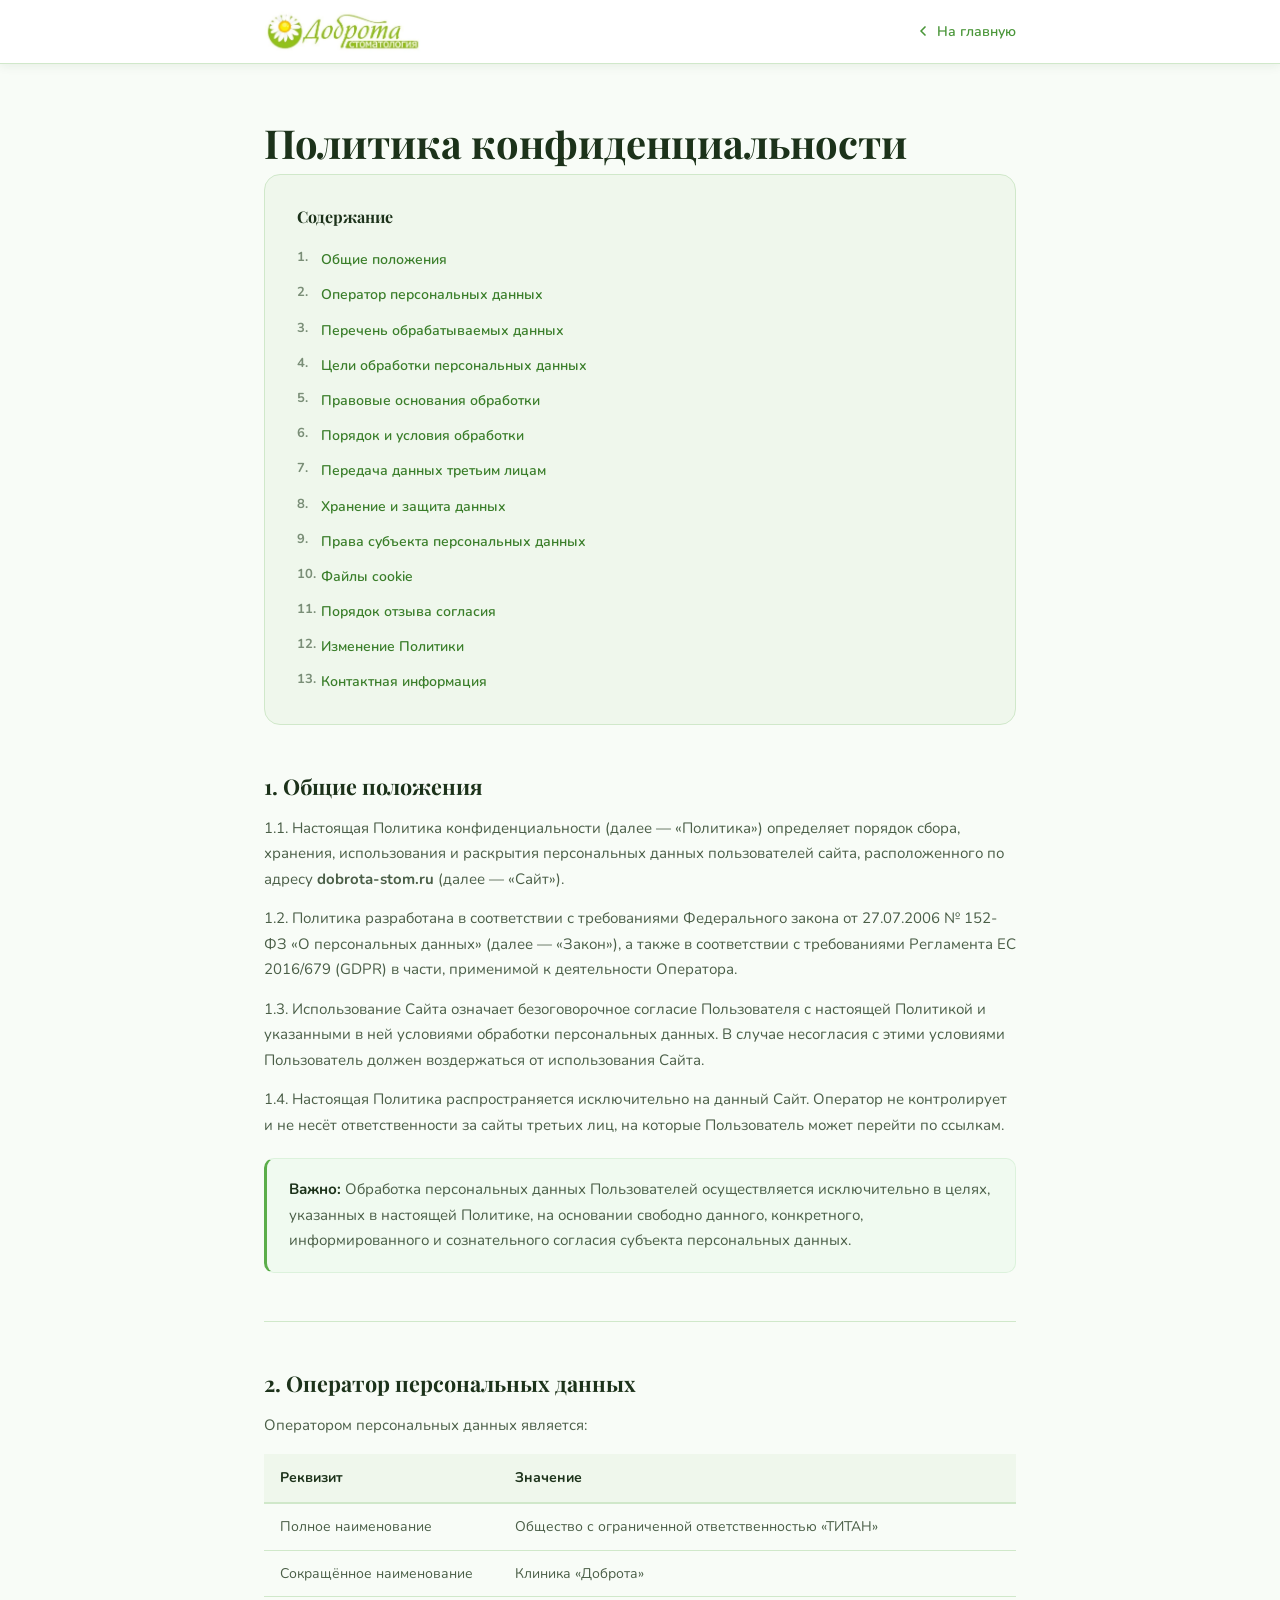
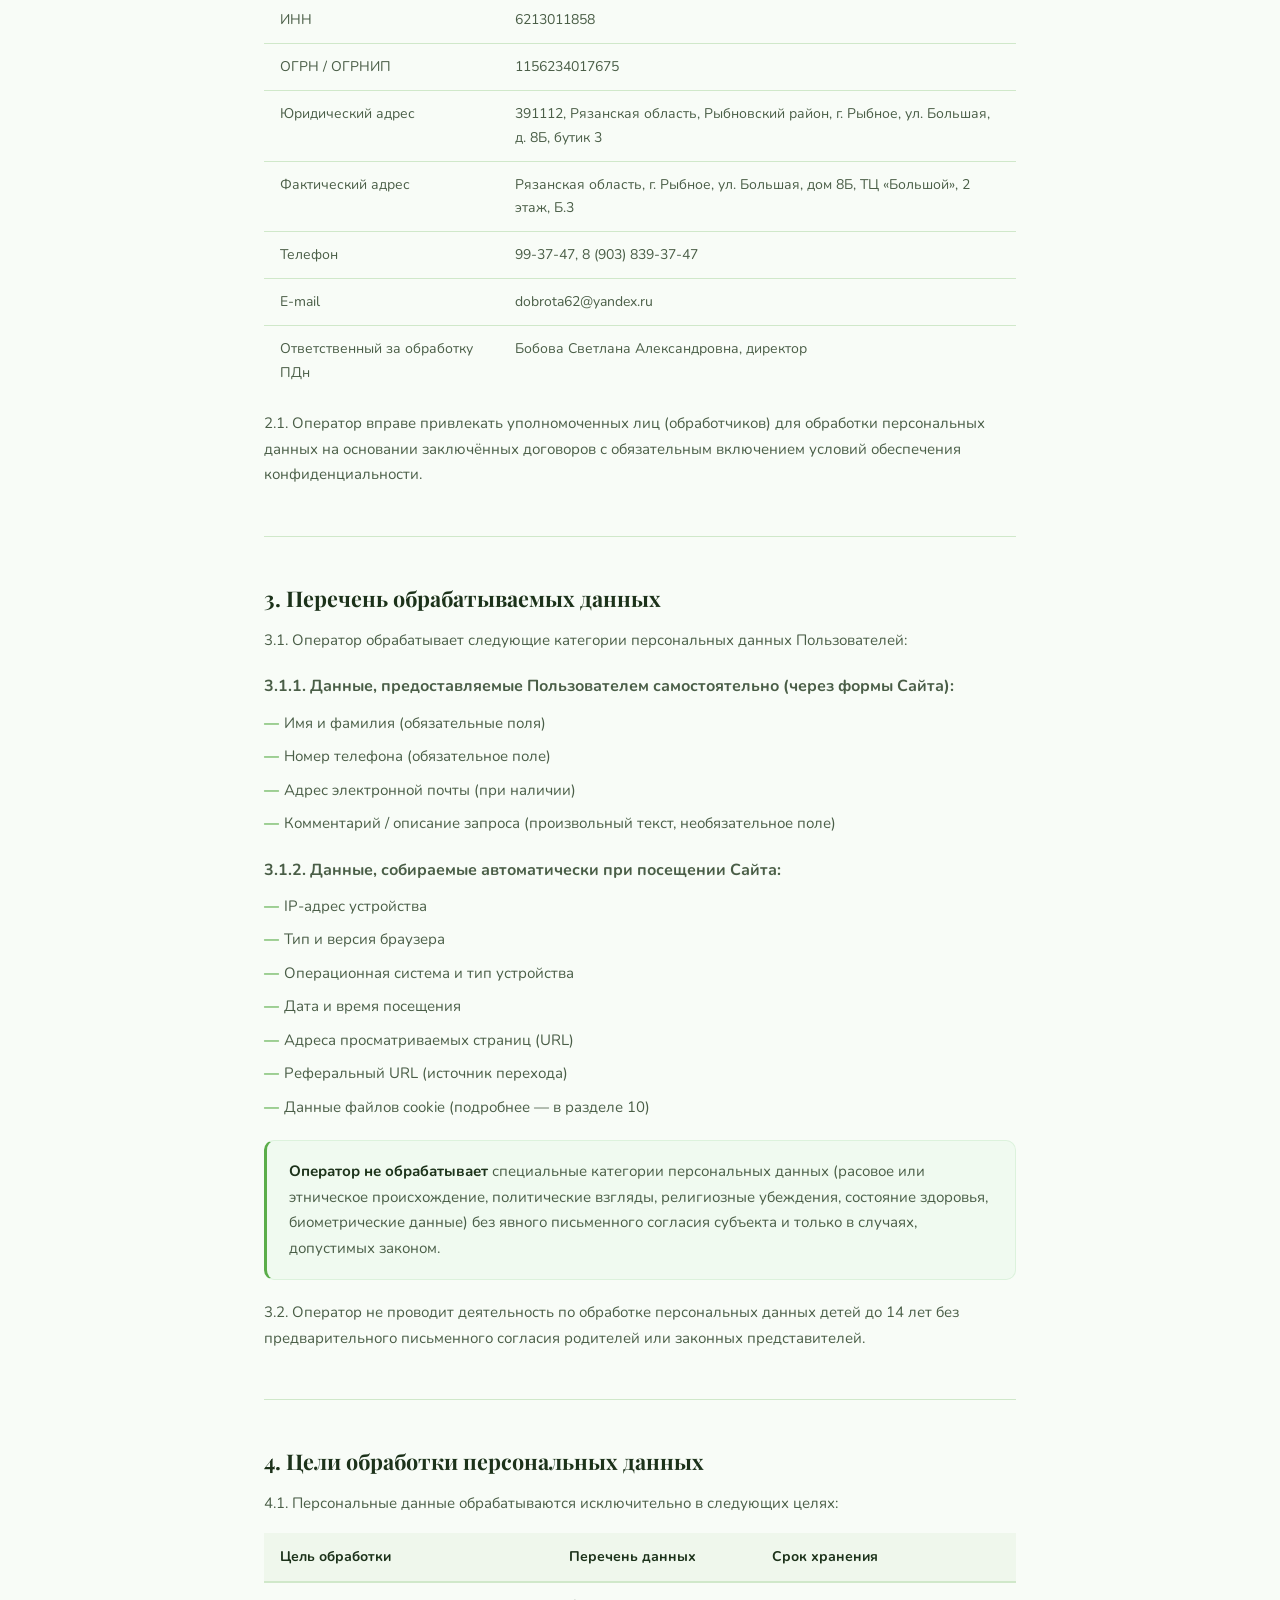
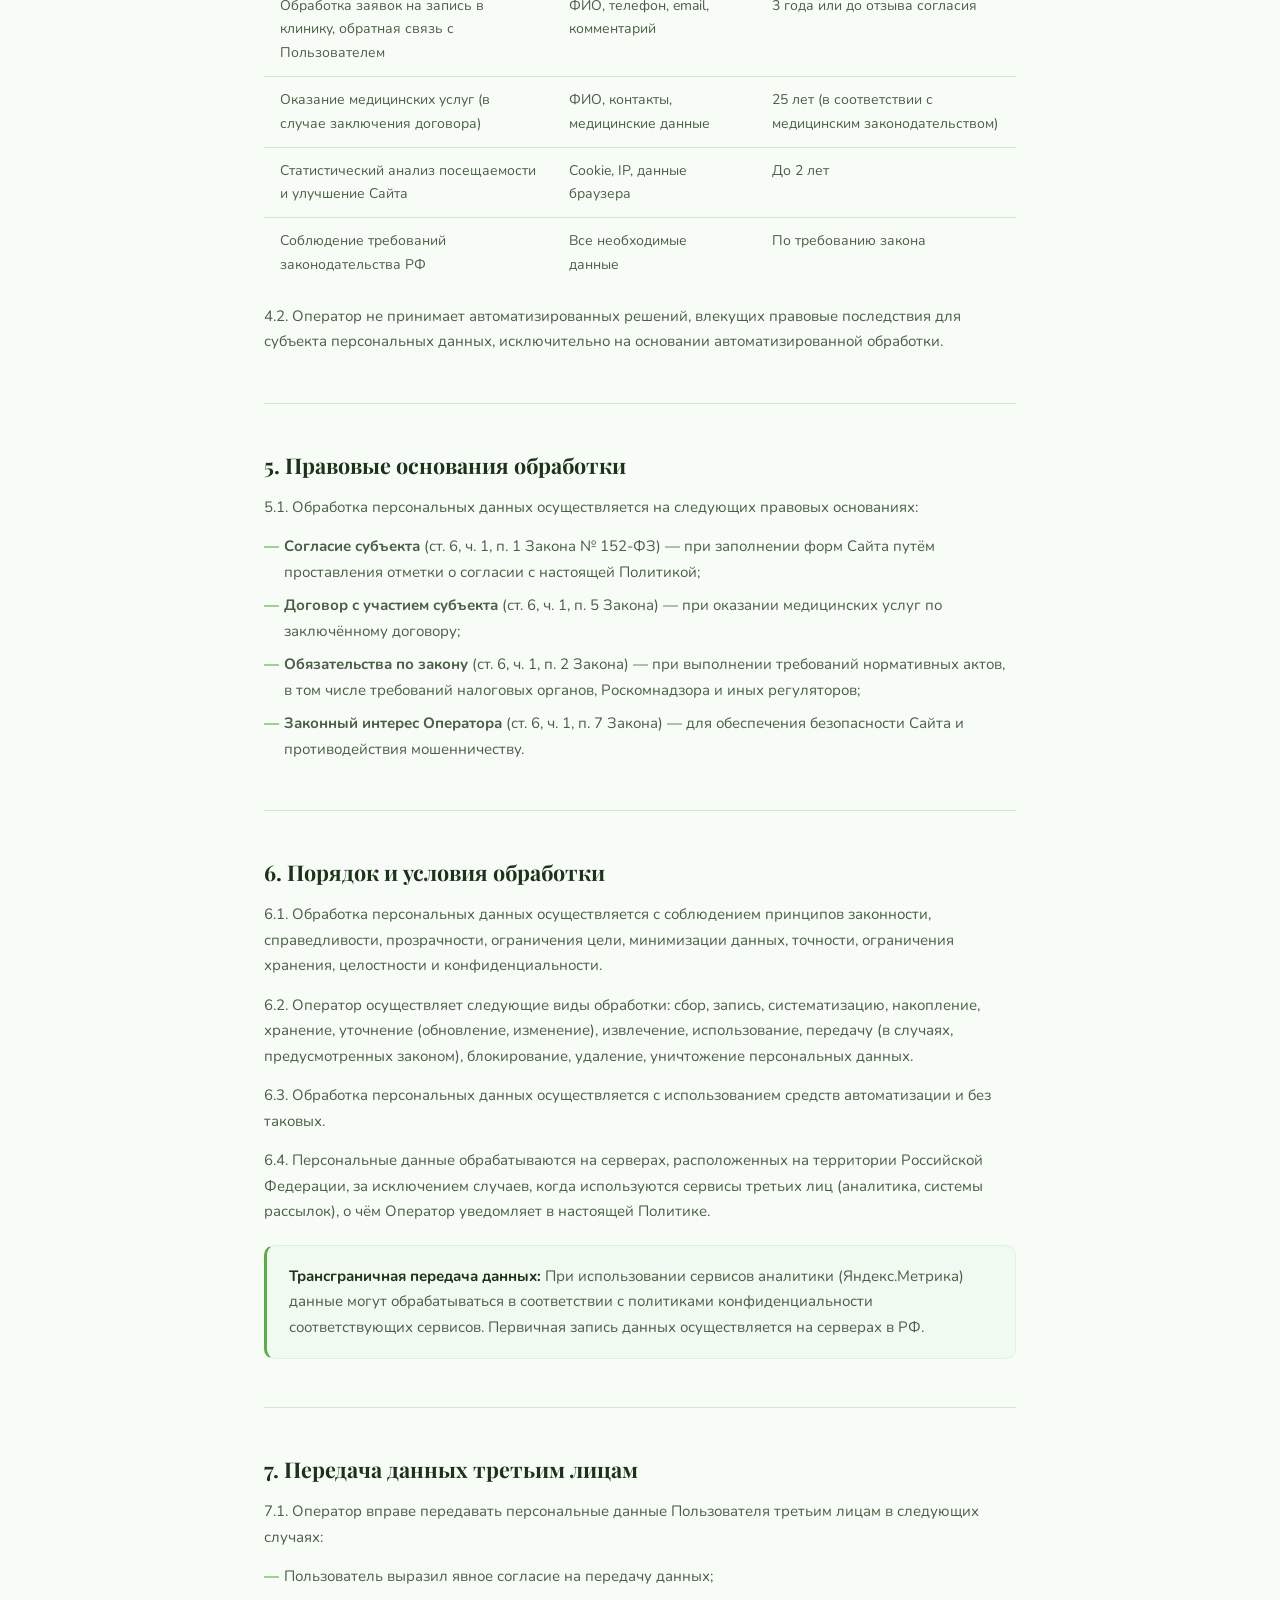
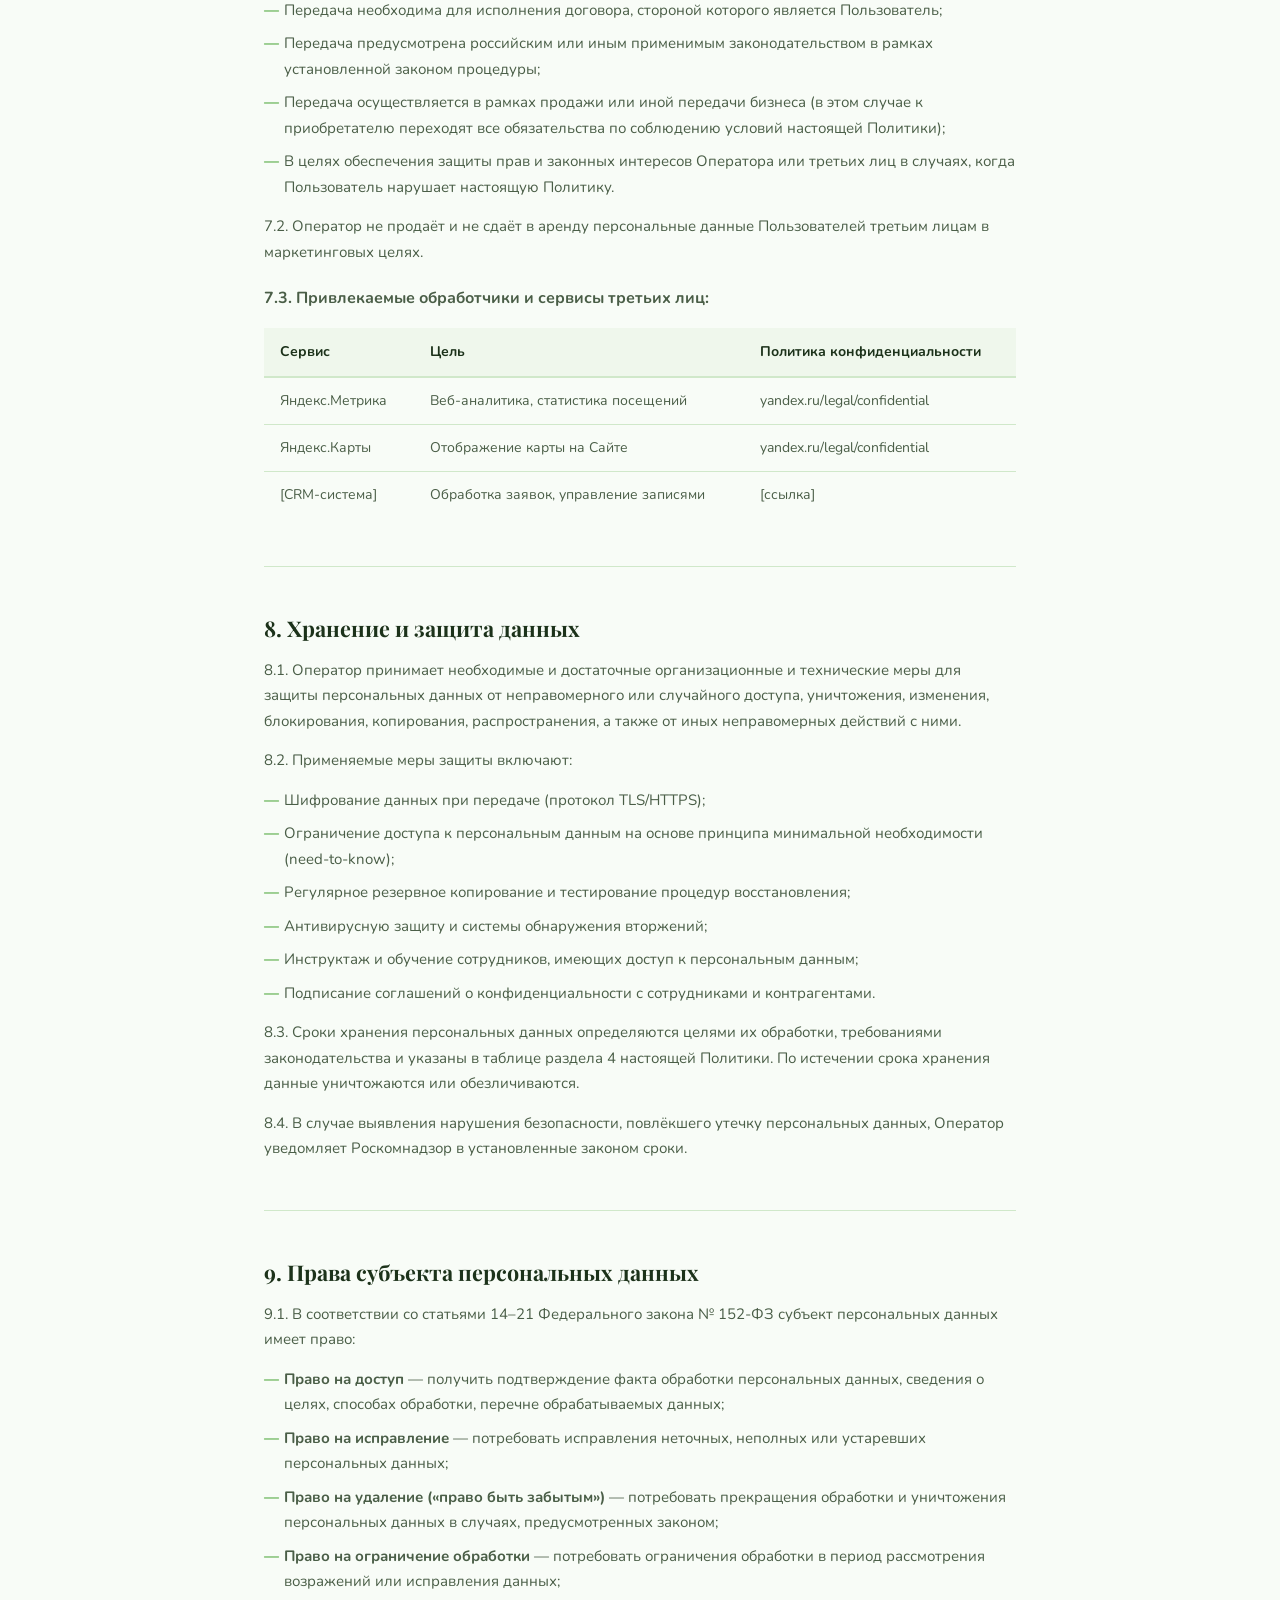
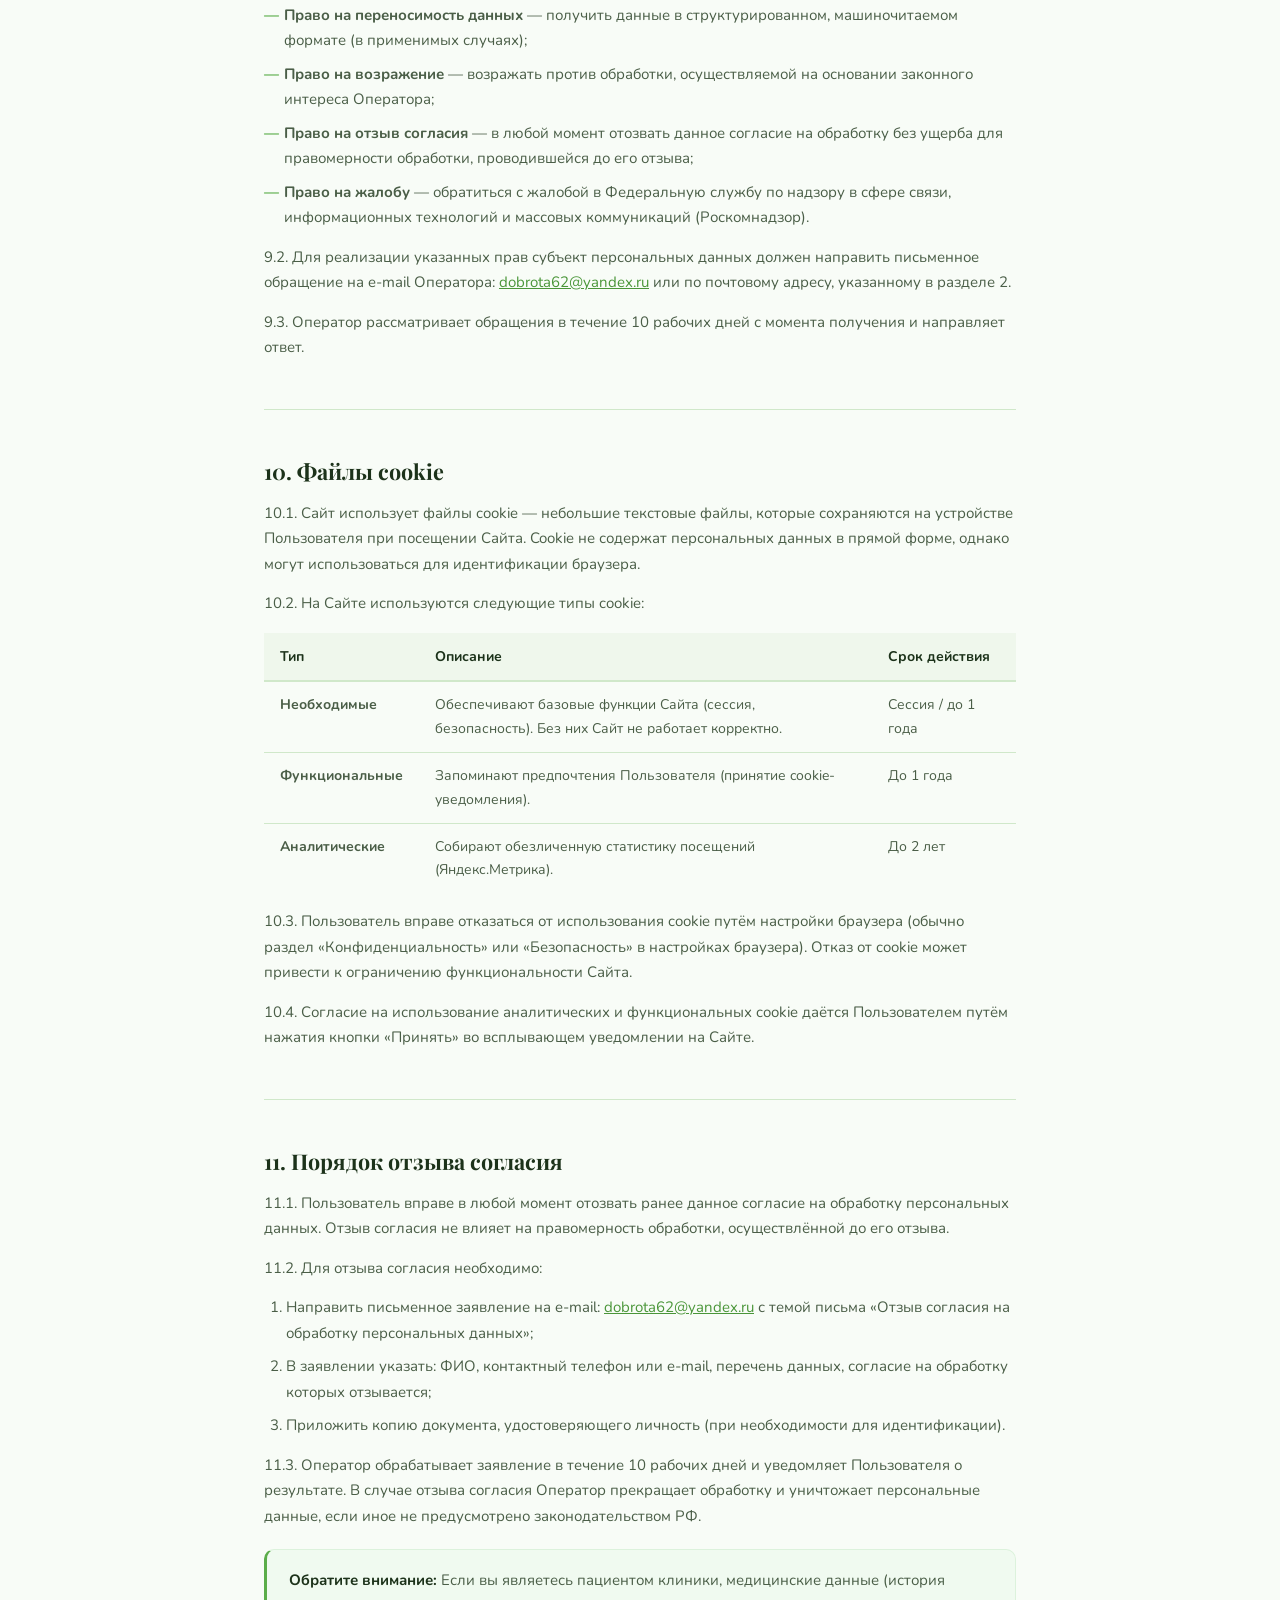
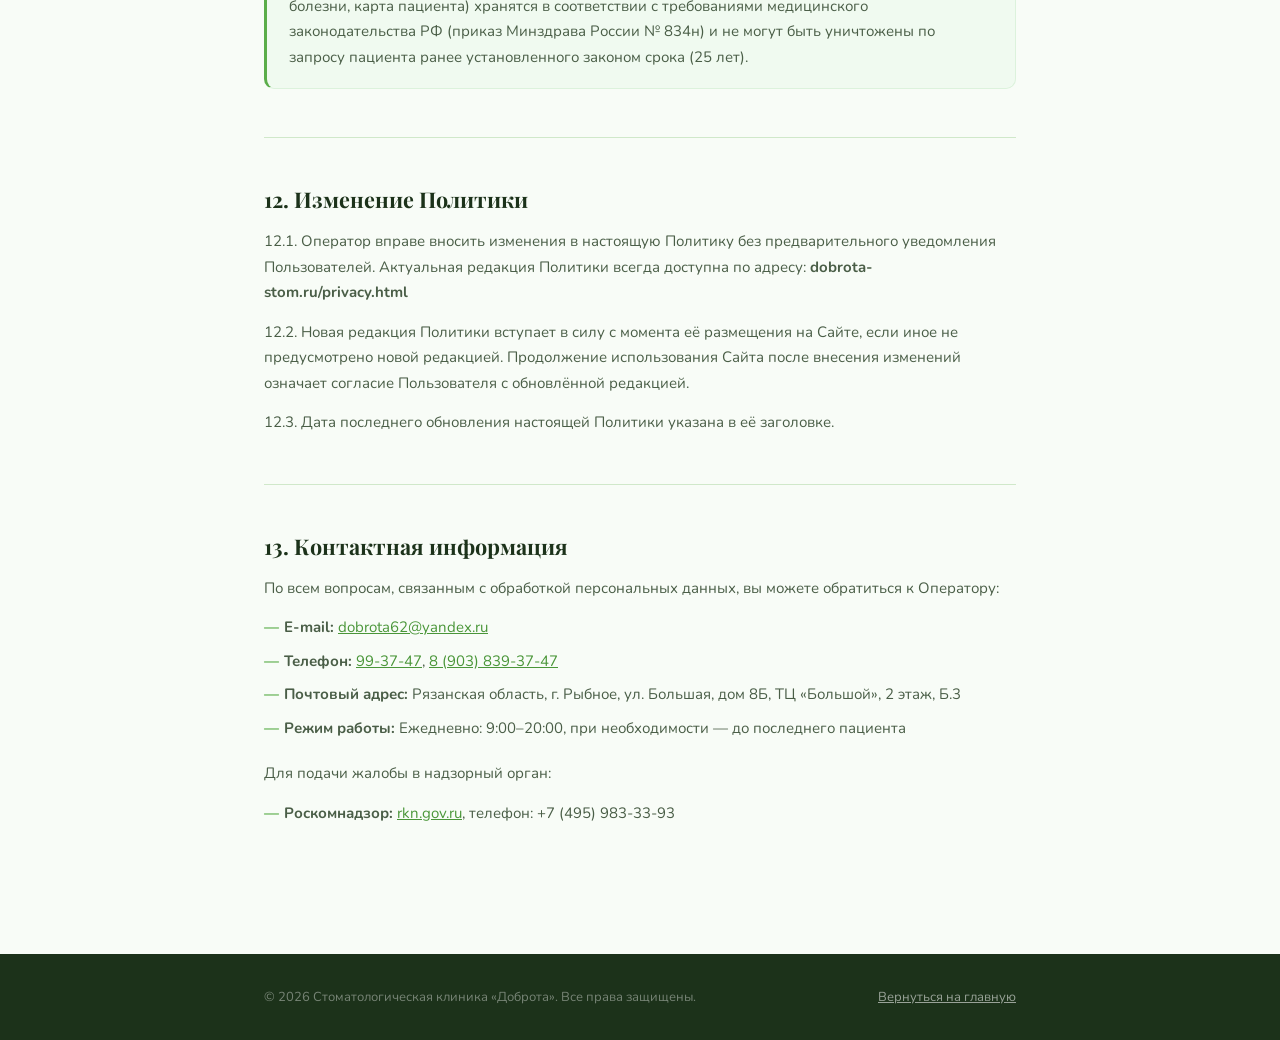
<file: privacy.html>
<!DOCTYPE html>
<html lang="ru">
<head>
<meta charset="UTF-8">
<meta name="viewport" content="width=device-width, initial-scale=1.0">
<title>Политика конфиденциальности | Доброта Стоматология</title>
<link rel="shortcut icon" href="./assets/images/ui/logo.webp"  type="image/x-icon">
<link rel="preconnect" href="https://fonts.googleapis.com">
<link rel="preconnect" href="https://fonts.gstatic.com" crossorigin>
<link href="https://fonts.googleapis.com/css2?family=Playfair+Display:wght@400;700&family=Nunito:wght@400;500;600;700&display=swap" rel="stylesheet">
<link rel="stylesheet" href="assets/css/privacy.css">
</head>
<body>

<header class="header">
  <div class="header__inner">
    <a href="index.html" class="header__logo header__logo--plain" aria-label="Доброта — на главную">
      <img src="assets/images/ui/logo-cropped.webp" alt="Стоматология Доброта" class="header__logo-image" width="658" height="183" fetchpriority="high">
    </a>
    <a href="index.html" class="header__back">
      <svg width="16" height="16" viewBox="0 0 24 24" fill="none" stroke="currentColor" stroke-width="2.5" stroke-linecap="round" stroke-linejoin="round"><polyline points="15 18 9 12 15 6"/></svg>
      На главную
    </a>
  </div>
</header>

<main class="main">
  <h1 class="policy-title">Политика конфиденциальности</h1>
  

  <nav class="toc" aria-label="Содержание">
    <div class="toc__title">Содержание</div>
    <ol class="toc__list">
      <li><a href="#s1">Общие положения</a></li>
      <li><a href="#s2">Оператор персональных данных</a></li>
      <li><a href="#s3">Перечень обрабатываемых данных</a></li>
      <li><a href="#s4">Цели обработки персональных данных</a></li>
      <li><a href="#s5">Правовые основания обработки</a></li>
      <li><a href="#s6">Порядок и условия обработки</a></li>
      <li><a href="#s7">Передача данных третьим лицам</a></li>
      <li><a href="#s8">Хранение и защита данных</a></li>
      <li><a href="#s9">Права субъекта персональных данных</a></li>
      <li><a href="#s10">Файлы cookie</a></li>
      <li><a href="#s11">Порядок отзыва согласия</a></li>
      <li><a href="#s12">Изменение Политики</a></li>
      <li><a href="#s13">Контактная информация</a></li>
    </ol>
  </nav>

  <!-- 1 -->
  <div class="policy-section" id="s1">
    <h2 class="policy-h2">1. Общие положения</h2>
    <p class="policy-p">1.1. Настоящая Политика конфиденциальности (далее — «Политика») определяет порядок сбора, хранения, использования и раскрытия персональных данных пользователей сайта, расположенного по адресу <strong>dobrota-stom.ru</strong> (далее — «Сайт»).</p>
    <p class="policy-p">1.2. Политика разработана в соответствии с требованиями Федерального закона от 27.07.2006 № 152-ФЗ «О персональных данных» (далее — «Закон»), а также в соответствии с требованиями Регламента ЕС 2016/679 (GDPR) в части, применимой к деятельности Оператора.</p>
    <p class="policy-p">1.3. Использование Сайта означает безоговорочное согласие Пользователя с настоящей Политикой и указанными в ней условиями обработки персональных данных. В случае несогласия с этими условиями Пользователь должен воздержаться от использования Сайта.</p>
    <p class="policy-p">1.4. Настоящая Политика распространяется исключительно на данный Сайт. Оператор не контролирует и не несёт ответственности за сайты третьих лиц, на которые Пользователь может перейти по ссылкам.</p>
    <div class="policy-box"><strong>Важно:</strong> Обработка персональных данных Пользователей осуществляется исключительно в целях, указанных в настоящей Политике, на основании свободно данного, конкретного, информированного и сознательного согласия субъекта персональных данных.</div>
  </div>

  <!-- 2 -->
  <div class="policy-section" id="s2">
    <h2 class="policy-h2">2. Оператор персональных данных</h2>
    <p class="policy-p">Оператором персональных данных является:</p>
    <div class="policy-table-wrap">
      <table class="policy-table">
        <tr><th>Реквизит</th><th>Значение</th></tr>
        <tr><td>Полное наименование</td><td>Общество с ограниченной ответственностью «ТИТАН»</td></tr>
        <tr><td>Сокращённое наименование</td><td>Клиника «Доброта»</td></tr>
        <tr><td>ИНН</td><td>6213011858</td></tr>
        <tr><td>ОГРН / ОГРНИП</td><td>1156234017675</td></tr>
        <tr><td>Юридический адрес</td><td>391112, Рязанская область, Рыбновский район, г. Рыбное, ул. Большая, д. 8Б, бутик 3</td></tr>
        <tr><td>Фактический адрес</td><td>Рязанская область, г. Рыбное, ул. Большая, дом 8Б, ТЦ «Большой», 2 этаж, Б.3</td></tr>
        <tr><td>Телефон</td><td>99-37-47, 8 (903) 839-37-47</td></tr>
        <tr><td>E-mail</td><td>dobrota62@yandex.ru</td></tr>
        <tr><td>Ответственный за обработку ПДн</td><td>Бобова Светлана Александровна, директор</td></tr>
      </table>
    </div>
    <p class="policy-p">2.1. Оператор вправе привлекать уполномоченных лиц (обработчиков) для обработки персональных данных на основании заключённых договоров с обязательным включением условий обеспечения конфиденциальности.</p>
  </div>

  <!-- 3 -->
  <div class="policy-section" id="s3">
    <h2 class="policy-h2">3. Перечень обрабатываемых данных</h2>
    <p class="policy-p">3.1. Оператор обрабатывает следующие категории персональных данных Пользователей:</p>
    <h3 class="policy-h3">3.1.1. Данные, предоставляемые Пользователем самостоятельно (через формы Сайта):</h3>
    <ul class="policy-ul">
      <li>Имя и фамилия (обязательные поля)</li>
      <li>Номер телефона (обязательное поле)</li>
      <li>Адрес электронной почты (при наличии)</li>
      <li>Комментарий / описание запроса (произвольный текст, необязательное поле)</li>
    </ul>
    <h3 class="policy-h3">3.1.2. Данные, собираемые автоматически при посещении Сайта:</h3>
    <ul class="policy-ul">
      <li>IP-адрес устройства</li>
      <li>Тип и версия браузера</li>
      <li>Операционная система и тип устройства</li>
      <li>Дата и время посещения</li>
      <li>Адреса просматриваемых страниц (URL)</li>
      <li>Реферальный URL (источник перехода)</li>
      <li>Данные файлов cookie (подробнее — в разделе 10)</li>
    </ul>
    <div class="policy-box"><strong>Оператор не обрабатывает</strong> специальные категории персональных данных (расовое или этническое происхождение, политические взгляды, религиозные убеждения, состояние здоровья, биометрические данные) без явного письменного согласия субъекта и только в случаях, допустимых законом.</div>
    <p class="policy-p">3.2. Оператор не проводит деятельность по обработке персональных данных детей до 14 лет без предварительного письменного согласия родителей или законных представителей.</p>
  </div>

  <!-- 4 -->
  <div class="policy-section" id="s4">
    <h2 class="policy-h2">4. Цели обработки персональных данных</h2>
    <p class="policy-p">4.1. Персональные данные обрабатываются исключительно в следующих целях:</p>
    <div class="policy-table-wrap">
      <table class="policy-table">
        <tr><th>Цель обработки</th><th>Перечень данных</th><th>Срок хранения</th></tr>
        <tr><td>Обработка заявок на запись в клинику, обратная связь с Пользователем</td><td>ФИО, телефон, email, комментарий</td><td>3 года или до отзыва согласия</td></tr>
        <tr><td>Оказание медицинских услуг (в случае заключения договора)</td><td>ФИО, контакты, медицинские данные</td><td>25 лет (в соответствии с медицинским законодательством)</td></tr>
        <tr><td>Статистический анализ посещаемости и улучшение Сайта</td><td>Cookie, IP, данные браузера</td><td>До 2 лет</td></tr>
        <tr><td>Соблюдение требований законодательства РФ</td><td>Все необходимые данные</td><td>По требованию закона</td></tr>
      </table>
    </div>
    <p class="policy-p">4.2. Оператор не принимает автоматизированных решений, влекущих правовые последствия для субъекта персональных данных, исключительно на основании автоматизированной обработки.</p>
  </div>

  <!-- 5 -->
  <div class="policy-section" id="s5">
    <h2 class="policy-h2">5. Правовые основания обработки</h2>
    <p class="policy-p">5.1. Обработка персональных данных осуществляется на следующих правовых основаниях:</p>
    <ul class="policy-ul">
      <li><strong>Согласие субъекта</strong> (ст. 6, ч. 1, п. 1 Закона № 152-ФЗ) — при заполнении форм Сайта путём проставления отметки о согласии с настоящей Политикой;</li>
      <li><strong>Договор с участием субъекта</strong> (ст. 6, ч. 1, п. 5 Закона) — при оказании медицинских услуг по заключённому договору;</li>
      <li><strong>Обязательства по закону</strong> (ст. 6, ч. 1, п. 2 Закона) — при выполнении требований нормативных актов, в том числе требований налоговых органов, Роскомнадзора и иных регуляторов;</li>
      <li><strong>Законный интерес Оператора</strong> (ст. 6, ч. 1, п. 7 Закона) — для обеспечения безопасности Сайта и противодействия мошенничеству.</li>
    </ul>
  </div>

  <!-- 6 -->
  <div class="policy-section" id="s6">
    <h2 class="policy-h2">6. Порядок и условия обработки</h2>
    <p class="policy-p">6.1. Обработка персональных данных осуществляется с соблюдением принципов законности, справедливости, прозрачности, ограничения цели, минимизации данных, точности, ограничения хранения, целостности и конфиденциальности.</p>
    <p class="policy-p">6.2. Оператор осуществляет следующие виды обработки: сбор, запись, систематизацию, накопление, хранение, уточнение (обновление, изменение), извлечение, использование, передачу (в случаях, предусмотренных законом), блокирование, удаление, уничтожение персональных данных.</p>
    <p class="policy-p">6.3. Обработка персональных данных осуществляется с использованием средств автоматизации и без таковых.</p>
    <p class="policy-p">6.4. Персональные данные обрабатываются на серверах, расположенных на территории Российской Федерации, за исключением случаев, когда используются сервисы третьих лиц (аналитика, системы рассылок), о чём Оператор уведомляет в настоящей Политике.</p>
    <div class="policy-box"><strong>Трансграничная передача данных:</strong> При использовании сервисов аналитики (Яндекс.Метрика) данные могут обрабатываться в соответствии с политиками конфиденциальности соответствующих сервисов. Первичная запись данных осуществляется на серверах в РФ.</div>
  </div>

  <!-- 7 -->
  <div class="policy-section" id="s7">
    <h2 class="policy-h2">7. Передача данных третьим лицам</h2>
    <p class="policy-p">7.1. Оператор вправе передавать персональные данные Пользователя третьим лицам в следующих случаях:</p>
    <ul class="policy-ul">
      <li>Пользователь выразил явное согласие на передачу данных;</li>
      <li>Передача необходима для исполнения договора, стороной которого является Пользователь;</li>
      <li>Передача предусмотрена российским или иным применимым законодательством в рамках установленной законом процедуры;</li>
      <li>Передача осуществляется в рамках продажи или иной передачи бизнеса (в этом случае к приобретателю переходят все обязательства по соблюдению условий настоящей Политики);</li>
      <li>В целях обеспечения защиты прав и законных интересов Оператора или третьих лиц в случаях, когда Пользователь нарушает настоящую Политику.</li>
    </ul>
    <p class="policy-p">7.2. Оператор не продаёт и не сдаёт в аренду персональные данные Пользователей третьим лицам в маркетинговых целях.</p>
    <h3 class="policy-h3">7.3. Привлекаемые обработчики и сервисы третьих лиц:</h3>
    <div class="policy-table-wrap">
      <table class="policy-table">
        <tr><th>Сервис</th><th>Цель</th><th>Политика конфиденциальности</th></tr>
        <tr><td>Яндекс.Метрика</td><td>Веб-аналитика, статистика посещений</td><td>yandex.ru/legal/confidential</td></tr>
        <tr><td>Яндекс.Карты</td><td>Отображение карты на Сайте</td><td>yandex.ru/legal/confidential</td></tr>
        <tr><td>[CRM-система]</td><td>Обработка заявок, управление записями</td><td>[ссылка]</td></tr>
      </table>
    </div>
  </div>

  <!-- 8 -->
  <div class="policy-section" id="s8">
    <h2 class="policy-h2">8. Хранение и защита данных</h2>
    <p class="policy-p">8.1. Оператор принимает необходимые и достаточные организационные и технические меры для защиты персональных данных от неправомерного или случайного доступа, уничтожения, изменения, блокирования, копирования, распространения, а также от иных неправомерных действий с ними.</p>
    <p class="policy-p">8.2. Применяемые меры защиты включают:</p>
    <ul class="policy-ul">
      <li>Шифрование данных при передаче (протокол TLS/HTTPS);</li>
      <li>Ограничение доступа к персональным данным на основе принципа минимальной необходимости (need-to-know);</li>
      <li>Регулярное резервное копирование и тестирование процедур восстановления;</li>
      <li>Антивирусную защиту и системы обнаружения вторжений;</li>
      <li>Инструктаж и обучение сотрудников, имеющих доступ к персональным данным;</li>
      <li>Подписание соглашений о конфиденциальности с сотрудниками и контрагентами.</li>
    </ul>
    <p class="policy-p">8.3. Сроки хранения персональных данных определяются целями их обработки, требованиями законодательства и указаны в таблице раздела 4 настоящей Политики. По истечении срока хранения данные уничтожаются или обезличиваются.</p>
    <p class="policy-p">8.4. В случае выявления нарушения безопасности, повлёкшего утечку персональных данных, Оператор уведомляет Роскомнадзор в установленные законом сроки.</p>
  </div>

  <!-- 9 -->
  <div class="policy-section" id="s9">
    <h2 class="policy-h2">9. Права субъекта персональных данных</h2>
    <p class="policy-p">9.1. В соответствии со статьями 14–21 Федерального закона № 152-ФЗ субъект персональных данных имеет право:</p>
    <ul class="policy-ul">
      <li><strong>Право на доступ</strong> — получить подтверждение факта обработки персональных данных, сведения о целях, способах обработки, перечне обрабатываемых данных;</li>
      <li><strong>Право на исправление</strong> — потребовать исправления неточных, неполных или устаревших персональных данных;</li>
      <li><strong>Право на удаление («право быть забытым»)</strong> — потребовать прекращения обработки и уничтожения персональных данных в случаях, предусмотренных законом;</li>
      <li><strong>Право на ограничение обработки</strong> — потребовать ограничения обработки в период рассмотрения возражений или исправления данных;</li>
      <li><strong>Право на переносимость данных</strong> — получить данные в структурированном, машиночитаемом формате (в применимых случаях);</li>
      <li><strong>Право на возражение</strong> — возражать против обработки, осуществляемой на основании законного интереса Оператора;</li>
      <li><strong>Право на отзыв согласия</strong> — в любой момент отозвать данное согласие на обработку без ущерба для правомерности обработки, проводившейся до его отзыва;</li>
      <li><strong>Право на жалобу</strong> — обратиться с жалобой в Федеральную службу по надзору в сфере связи, информационных технологий и массовых коммуникаций (Роскомнадзор).</li>
    </ul>
    <p class="policy-p">9.2. Для реализации указанных прав субъект персональных данных должен направить письменное обращение на e-mail Оператора: <a href="mailto:dobrota62@yandex.ru">dobrota62@yandex.ru</a> или по почтовому адресу, указанному в разделе 2.</p>
    <p class="policy-p">9.3. Оператор рассматривает обращения в течение 10 рабочих дней с момента получения и направляет ответ.</p>
  </div>

  <!-- 10 -->
  <div class="policy-section" id="s10">
    <h2 class="policy-h2">10. Файлы cookie</h2>
    <p class="policy-p">10.1. Сайт использует файлы cookie — небольшие текстовые файлы, которые сохраняются на устройстве Пользователя при посещении Сайта. Cookie не содержат персональных данных в прямой форме, однако могут использоваться для идентификации браузера.</p>
    <p class="policy-p">10.2. На Сайте используются следующие типы cookie:</p>
    <div class="policy-table-wrap">
      <table class="policy-table">
        <tr><th>Тип</th><th>Описание</th><th>Срок действия</th></tr>
        <tr><td><strong>Необходимые</strong></td><td>Обеспечивают базовые функции Сайта (сессия, безопасность). Без них Сайт не работает корректно.</td><td>Сессия / до 1 года</td></tr>
        <tr><td><strong>Функциональные</strong></td><td>Запоминают предпочтения Пользователя (принятие cookie-уведомления).</td><td>До 1 года</td></tr>
        <tr><td><strong>Аналитические</strong></td><td>Собирают обезличенную статистику посещений (Яндекс.Метрика).</td><td>До 2 лет</td></tr>
      </table>
    </div>
    <p class="policy-p">10.3. Пользователь вправе отказаться от использования cookie путём настройки браузера (обычно раздел «Конфиденциальность» или «Безопасность» в настройках браузера). Отказ от cookie может привести к ограничению функциональности Сайта.</p>
    <p class="policy-p">10.4. Согласие на использование аналитических и функциональных cookie даётся Пользователем путём нажатия кнопки «Принять» во всплывающем уведомлении на Сайте.</p>
  </div>

  <!-- 11 -->
  <div class="policy-section" id="s11">
    <h2 class="policy-h2">11. Порядок отзыва согласия</h2>
    <p class="policy-p">11.1. Пользователь вправе в любой момент отозвать ранее данное согласие на обработку персональных данных. Отзыв согласия не влияет на правомерность обработки, осуществлённой до его отзыва.</p>
    <p class="policy-p">11.2. Для отзыва согласия необходимо:</p>
    <ol class="policy-ol">
      <li>Направить письменное заявление на e-mail: <a href="mailto:dobrota62@yandex.ru">dobrota62@yandex.ru</a> с темой письма «Отзыв согласия на обработку персональных данных»;</li>
      <li>В заявлении указать: ФИО, контактный телефон или e-mail, перечень данных, согласие на обработку которых отзывается;</li>
      <li>Приложить копию документа, удостоверяющего личность (при необходимости для идентификации).</li>
    </ol>
    <p class="policy-p">11.3. Оператор обрабатывает заявление в течение 10 рабочих дней и уведомляет Пользователя о результате. В случае отзыва согласия Оператор прекращает обработку и уничтожает персональные данные, если иное не предусмотрено законодательством РФ.</p>
    <div class="policy-box"><strong>Обратите внимание:</strong> Если вы являетесь пациентом клиники, медицинские данные (история болезни, карта пациента) хранятся в соответствии с требованиями медицинского законодательства РФ (приказ Минздрава России № 834н) и не могут быть уничтожены по запросу пациента ранее установленного законом срока (25 лет).</div>
  </div>

  <!-- 12 -->
  <div class="policy-section" id="s12">
    <h2 class="policy-h2">12. Изменение Политики</h2>
    <p class="policy-p">12.1. Оператор вправе вносить изменения в настоящую Политику без предварительного уведомления Пользователей. Актуальная редакция Политики всегда доступна по адресу: <strong>dobrota-stom.ru/privacy.html</strong></p>
    <p class="policy-p">12.2. Новая редакция Политики вступает в силу с момента её размещения на Сайте, если иное не предусмотрено новой редакцией. Продолжение использования Сайта после внесения изменений означает согласие Пользователя с обновлённой редакцией.</p>
    <p class="policy-p">12.3. Дата последнего обновления настоящей Политики указана в её заголовке.</p>
  </div>

  <!-- 13 -->
  <div class="policy-section" id="s13">
    <h2 class="policy-h2">13. Контактная информация</h2>
    <p class="policy-p">По всем вопросам, связанным с обработкой персональных данных, вы можете обратиться к Оператору:</p>
    <ul class="policy-ul">
      <li><strong>E-mail:</strong> <a href="mailto:dobrota62@yandex.ru">dobrota62@yandex.ru</a></li>
      <li><strong>Телефон:</strong> <a href="tel:993747">99-37-47</a>, <a href="tel:+79038393747">8 (903) 839-37-47</a></li>
      <li><strong>Почтовый адрес:</strong> Рязанская область, г. Рыбное, ул. Большая, дом 8Б, ТЦ «Большой», 2 этаж, Б.3</li>
      <li><strong>Режим работы:</strong> Ежедневно: 9:00–20:00, при необходимости — до последнего пациента</li>
    </ul>
    <p class="policy-p policy-p--mt">Для подачи жалобы в надзорный орган:</p>
    <ul class="policy-ul">
      <li><strong>Роскомнадзор:</strong> <a href="https://rkn.gov.ru" target="_blank" rel="noopener">rkn.gov.ru</a>, телефон: +7 (495) 983-33-93</li>
    </ul>
  </div>

</main>

<footer class="footer">
  <div class="footer__inner">
    <p class="footer__copy">© 2026 Стоматологическая клиника «Доброта». Все права защищены.</p>
    <a href="index.html" class="footer__link">Вернуться на главную</a>
  </div>
</footer>

</body>
</html>
</file>
<file: assets/css/style.css>
*,*::before,*::after{box-sizing:border-box;margin:0;padding:0}
:root{
  --g50:#f0faf0;--g100:#dcf2dc;--g200:#b8e4b4;--g300:#8cd186;--g400:#5bad4a;--g500:#4a9639;--g600:#3a7e2a;--g700:#2b621f;--g800:#1e4615;
  --y400:#e8c53c;--yl:#fff8d6;--yp:#fffdf0;
  --white:#fff;--bg:#f8fcf7;--bgalt:#eff7ec;
  --t1:#1c321a;--t2:#4a5e47;--tm:#7a8e77;
  --bd:#d0e8ca;
  --sh-xs:0 1px 4px rgba(27,77,21,.06);--sh-sm:0 2px 10px rgba(27,77,21,.08);--sh-md:0 4px 24px rgba(27,77,21,.12);--sh-lg:0 8px 48px rgba(27,77,21,.15);--sh-xl:0 16px 72px rgba(27,77,21,.18);
  --r-xs:6px;--r-sm:10px;--r-md:16px;--r-lg:24px;--r-xl:32px;--r-full:9999px;
  --tr:.3s ease;--tr-f:.15s ease;
  --fd:'Playfair Display',Georgia,serif;--fb:'Nunito','Segoe UI',sans-serif;
  --hh:156px;--cw:1200px;--spy:96px
}
html{scroll-behavior:smooth;scroll-padding-top:var(--hh)}
body{min-width:280px;font-family:var(--fb);font-size:16px;line-height:1.6;color:var(--t1);background:var(--bg);overflow-x:hidden}
body.menu-open{overflow:hidden}
img{max-width:100%;height:auto;display:block}
iframe{display:block;max-width:100%}
a{color:inherit;text-decoration:none}
ul{list-style:none}
button{cursor:pointer;border:none;background:none;font-family:inherit}
input,textarea{font-family:inherit}
:focus-visible{outline:3px solid rgba(91,173,74,.25);outline-offset:3px}

/* LAYOUT */
.container{max-width:var(--cw);margin:0 auto;padding:0 24px}
.section{padding:var(--spy) 0}
.section--alt{background:var(--bgalt)}

/* TYPOGRAPHY */
.section-title{font-family:var(--fd);font-size:clamp(1.5rem,3vw,2.25rem);font-weight:700;line-height:1.2;color:var(--t1)}
.section-title--spaced{margin-bottom:12px}
.section-title--contacts{margin-bottom:48px}
.section-label{display:inline-flex;align-items:center;gap:8px;font-size:13px;font-weight:700;letter-spacing:.1em;text-transform:uppercase;color:var(--g500);margin-bottom:16px}
.section-label::before{content:'';display:block;width:24px;height:2px;background:var(--g400);border-radius:2px}
.section-intro{font-size:15px;color:var(--tm);line-height:1.7}

/* BUTTONS */
.btn{display:inline-flex;align-items:center;justify-content:center;gap:8px;padding:14px 28px;border-radius:var(--r-full);font-size:15px;font-weight:700;transition:all var(--tr);white-space:nowrap;cursor:pointer}
.btn-primary{background:var(--g400);color:#fff;box-shadow:0 4px 16px rgba(91,173,74,.35)}
.btn-primary:hover{background:var(--g500);box-shadow:0 6px 24px rgba(91,173,74,.45);transform:translateY(-1px)}
.btn-outline{background:transparent;color:var(--g500);border:2px solid var(--g400)}
.btn-outline:hover{background:var(--g50);border-color:var(--g500)}
.btn-white{background:#fff;color:var(--g500);box-shadow:var(--sh-sm)}
.btn-white:hover{background:var(--g50);box-shadow:var(--sh-md);transform:translateY(-1px)}

/* HEADER */
.header{position:fixed;top:0;left:0;right:0;z-index:1000;background:rgba(255,255,255,.92);backdrop-filter:blur(18px);border-bottom:1px solid rgba(208,232,202,.85);transition:box-shadow var(--tr),background var(--tr)}
.header.scrolled{background:rgba(255,255,255,.96);box-shadow:var(--sh-lg)}
.header__inner{max-width:var(--cw);margin:0 auto;padding:18px 24px 0;display:flex;flex-direction:column;gap:14px}
.header__logo,.header__actions,.hero__content,.hero__visual,.contacts__grid>*,.footer__grid>*{min-width:0}
.header__topbar{display:grid;grid-template-columns:auto minmax(0,1fr) auto;align-items:center;gap:22px}
.header__logo{display:flex;align-items:center;gap:10px;flex-shrink:0;padding:4px 0}
.header__logo--imageonly{gap:0}
.header__logo-image{display:block;width:auto;height:50px;max-width:min(238px,100%);object-fit:contain}
.logo-icon{width:42px;height:42px}
.logo-text{display:flex;flex-direction:column;line-height:1}
.logo-text__name{font-family:var(--fd);font-size:20px;font-weight:700;color:var(--g600)}
.logo-text__sub{font-size:11px;font-weight:600;letter-spacing:.12em;text-transform:uppercase;color:var(--tm);margin-top:2px}
.header__contacts{display:grid;grid-template-columns:repeat(3,minmax(0,1fr));gap:12px}
.header__contact-card{display:flex;flex-direction:column;justify-content:center;gap:6px;min-width:0;min-height:82px;padding:16px 18px;border-radius:22px;background:linear-gradient(135deg,rgba(255,255,255,.98) 0%,rgba(240,250,240,.98) 100%);border:1px solid rgba(208,232,202,.9);box-shadow:var(--sh-xs);transition:transform var(--tr-f),box-shadow var(--tr-f),border-color var(--tr-f)}
.header__contact-card--phone:hover{transform:translateY(-1px);box-shadow:var(--sh-sm);border-color:var(--g300)}
.header__contact-label{font-size:11px;font-weight:800;letter-spacing:.12em;text-transform:uppercase;color:var(--tm)}
.header__contact-value{font-size:15px;font-weight:800;line-height:1.4;color:var(--t1);overflow-wrap:anywhere}
.header__contact-value--stacked{display:flex;flex-direction:column;gap:2px}
.header__contact-value--stacked span{display:block}
.header__actions{display:flex;align-items:center;justify-content:flex-end;gap:12px;flex-shrink:0}
.header__utility-link{display:inline-flex;align-items:center;justify-content:center;max-width:220px;min-height:48px;padding:0 18px;border-radius:var(--r-full);background:rgba(58,126,42,.08);border:1px solid rgba(91,173,74,.16);font-size:14px;font-weight:800;color:var(--g600);white-space:nowrap;overflow:hidden;text-overflow:ellipsis;transition:background var(--tr-f),border-color var(--tr-f),color var(--tr-f)}
.header__utility-link:hover{background:rgba(58,126,42,.12);border-color:rgba(91,173,74,.3);color:var(--g700)}
.header__cta{padding:12px 22px;font-size:14px}
.header__main{display:flex;align-items:center;justify-content:space-between;gap:20px;min-height:58px;padding-bottom:14px;border-top:1px solid rgba(208,232,202,.72)}
.header__nav{display:flex;align-items:center;justify-content:center;flex:1;flex-wrap:wrap;gap:8px 4px}
.nav__link{padding:8px 16px;border-radius:var(--r-full);font-size:14px;font-weight:700;color:var(--t2);transition:all var(--tr-f)}
.nav__link:hover{color:var(--g600);background:var(--g50)}
.header__aux-link{display:inline-flex;align-items:center;gap:8px;flex-shrink:0;padding:8px 14px;border-radius:var(--r-full);font-size:14px;font-weight:700;color:var(--g600);background:rgba(58,126,42,.07);transition:background var(--tr-f),color var(--tr-f)}
.header__aux-link:hover{background:rgba(58,126,42,.12);color:var(--g700)}
.burger{display:none;width:40px;height:40px;align-items:center;justify-content:center;border-radius:var(--r-sm);flex-direction:column;gap:5px;transition:background var(--tr-f)}
.burger:hover{background:var(--g50)}
.burger span{display:block;width:22px;height:2px;background:var(--t1);border-radius:2px;transition:all var(--tr)}
.burger.active span:nth-child(1){transform:translateY(7px) rotate(45deg)}
.burger.active span:nth-child(2){opacity:0;transform:scaleX(0)}
.burger.active span:nth-child(3){transform:translateY(-7px) rotate(-45deg)}

/* MOBILE NAV */
.mobile-nav{position:fixed;top:var(--hh);left:0;right:0;bottom:0;background:linear-gradient(180deg,#f7fcf5 0%,#edf7ea 100%);z-index:999;transform:translateX(100%);transition:transform var(--tr);overflow-y:auto;padding:24px 16px 32px}
.mobile-nav.active{transform:translateX(0)}
.mobile-nav__panel{width:min(100%,560px);margin:0 auto;display:flex;flex-direction:column;gap:18px}
.mobile-nav__menu-title{font-size:12px;font-weight:800;letter-spacing:.12em;text-transform:uppercase;color:var(--g500);text-align:center}
.mobile-nav__cta{padding-top:4px}
.mobile-nav__btn{width:100%;min-height:60px;justify-content:center;font-size:16px}
.mobile-nav__divider{height:1px;background:rgba(208,232,202,.95);margin:2px 0 0}
.mobile-nav__link{display:block;padding:15px 18px;border-radius:20px;background:rgba(255,255,255,.7);border:1px solid transparent;font-size:16px;font-weight:700;color:var(--t1);transition:all var(--tr-f)}
.mobile-nav__link:hover,.mobile-nav__link:active{background:rgba(255,255,255,.96);border-color:var(--g200);color:var(--g600)}

/* MOBILE CONTACT PANEL */
.mobile-contact-panel{display:none}
.mobile-contact-panel__eyebrow{display:inline-flex;align-items:center;justify-content:center;gap:8px;font-size:12px;font-weight:800;letter-spacing:.12em;text-transform:uppercase;color:var(--g500);margin-bottom:14px}
.mobile-contact-panel__eyebrow::before,.mobile-contact-panel__eyebrow::after{content:"";width:18px;height:2px;background:rgba(74,150,57,.35);border-radius:2px}
.mobile-contact-panel__phone{display:block;font-family:var(--fd);font-size:clamp(2rem,7vw,2.6rem);font-weight:700;line-height:1.02;text-align:center;color:var(--g600)}
.mobile-contact-panel__phone-note{text-align:center;font-size:13px;font-weight:700;color:var(--tm);margin-top:8px}
.mobile-contact-panel__buttons{display:grid;grid-template-columns:repeat(2,minmax(0,1fr));gap:12px;margin-top:18px}
.mobile-contact-panel__btn{width:100%;min-height:58px;justify-content:center}
.mobile-contact-panel__btn--secondary{display:inline-flex;align-items:center;justify-content:center;padding:14px 18px;border-radius:var(--r-full);background:rgba(255,255,255,.95);border:1px solid rgba(208,232,202,.95);box-shadow:var(--sh-xs);font-size:14px;font-weight:800;color:var(--t1);transition:transform var(--tr-f),box-shadow var(--tr-f),border-color var(--tr-f)}
.mobile-contact-panel__btn--secondary:hover{transform:translateY(-1px);box-shadow:var(--sh-sm);border-color:var(--g300)}
.mobile-contact-panel__grid{display:grid;grid-template-columns:repeat(2,minmax(0,1fr));gap:12px;margin-top:16px}
.mobile-contact-panel__card{display:flex;flex-direction:column;gap:8px;padding:16px 18px;border-radius:22px;background:rgba(255,255,255,.92);border:1px solid rgba(208,232,202,.95);box-shadow:var(--sh-xs)}
.mobile-contact-panel__label{font-size:11px;font-weight:800;letter-spacing:.12em;text-transform:uppercase;color:var(--tm)}
.mobile-contact-panel__value{font-size:15px;font-weight:800;line-height:1.5;color:var(--t1);overflow-wrap:anywhere}
.mobile-contact-panel__value--link{color:var(--g600)}

/* HERO */
.hero{min-height:100vh;padding-top:var(--hh);display:flex;align-items:center;background:linear-gradient(135deg,#fff 0%,var(--g50) 55%,var(--bgalt) 100%);position:relative;overflow:hidden}
.hero::before{content:'';position:absolute;top:-200px;right:-200px;width:600px;height:600px;background:radial-gradient(circle,rgba(91,173,74,.1) 0%,transparent 70%);border-radius:50%;pointer-events:none}
.hero::after{content:'';position:absolute;bottom:-100px;left:-100px;width:400px;height:400px;background:radial-gradient(circle,rgba(232,197,60,.08) 0%,transparent 70%);border-radius:50%;pointer-events:none}
.hero__grid{display:grid;grid-template-columns:1.1fr 0.9fr;align-items:center;gap:64px;position:relative;z-index:1}
.hero__badge{display:inline-flex;align-items:center;gap:8px;background:#fff;border:1px solid var(--g200);border-radius:var(--r-full);padding:6px 16px 6px 10px;font-size:13px;font-weight:600;color:var(--g600);margin-bottom:28px;box-shadow:var(--sh-xs)}
.hero__badge-dot{width:8px;height:8px;background:var(--g400);border-radius:50%;animation:pulse 2s infinite}
@keyframes pulse{0%,100%{opacity:1;transform:scale(1)}50%{opacity:.6;transform:scale(.85)}}
.hero__title{font-family:var(--fd);font-size:clamp(2rem,4.5vw,3.75rem);font-weight:700;line-height:1.1;color:var(--t1);margin-bottom:20px}
.hero__title em{font-style:italic;color:var(--g500)}
.hero__subtitle{font-size:clamp(1rem,1.5vw,1.15rem);font-weight:600;color:var(--t2);margin-bottom:14px}
.hero__desc{font-size:15px;color:var(--tm);line-height:1.8;margin-bottom:36px;max-width:480px}
.hero__btns{display:flex;gap:14px;flex-wrap:wrap;margin-bottom:48px}
.hero__stats{display:flex;gap:40px;padding-top:32px;border-top:1px solid var(--bd)}
.hero__stat-num{font-family:var(--fd);font-size:1.75rem;font-weight:700;color:var(--g500);line-height:1}
.hero__stat-label{font-size:12px;color:var(--tm);margin-top:4px;font-weight:500}

/* HERO VISUAL */
.hero__visual{position:relative;display:flex;align-items:center;justify-content:center}
.hero__circle-main{width:400px;height:400px;max-width:100%;aspect-ratio:1;background:radial-gradient(circle at 35% 35%,#c8eac0,#6bbf5e,#3d7e2e);border-radius:50%;display:flex;align-items:center;justify-content:center;position:relative;box-shadow:var(--sh-xl)}
.hero__circle-inner{width:72%;height:72%;background:radial-gradient(circle at 50% 35%,rgba(255,255,255,.18),rgba(255,255,255,.08) 68%,rgba(255,255,255,.04) 100%);border-radius:50%;display:flex;align-items:center;justify-content:center;box-shadow:inset 0 0 0 1px rgba(255,255,255,.08)}
.hero__flower{width:78%;height:auto;filter:drop-shadow(0 10px 18px rgba(28,50,26,.12));transform-origin:center;animation:heroFlowerBloom 7s ease-in-out infinite}
@keyframes heroFlowerBloom{0%,100%{transform:scale(1) rotate(0deg)}50%{transform:scale(1.04) rotate(4deg)}}
.hero__float{position:absolute;border-radius:50%;animation:float 4s ease-in-out infinite}
.hero__float--1{width:80px;height:80px;background:var(--yl);border:2px solid var(--y400);top:5%;right:0;animation-delay:0s;display:flex;align-items:center;justify-content:center;padding:8px}
.hero__float--2{width:60px;height:60px;background:var(--g50);border:2px solid var(--g200);bottom:10%;right:8%;animation-delay:1.5s;display:flex;align-items:center;justify-content:center}
.hero__float--3{width:50px;height:50px;background:#fff;border:2px solid var(--bd);top:15%;left:0;animation-delay:.8s;display:flex;align-items:center;justify-content:center}
.hero__float-text{font-size:11px;font-weight:700;color:#8a6a00;text-align:center;line-height:1.3}
@keyframes float{0%,100%{transform:translateY(0)}50%{transform:translateY(-12px)}}

/* ABOUT */
.about__grid{display:grid;grid-template-columns:1fr 1.1fr;gap:72px;align-items:center}
.about__img-wrap{position:relative}
.about__img-placeholder{width:100%;aspect-ratio:4/3;padding:28px 24px 44px;background:radial-gradient(circle at 18% 18%,rgba(255,255,255,.8) 0%,rgba(255,255,255,.24) 18%,transparent 19%),radial-gradient(circle at 84% 20%,rgba(255,255,255,.38) 0%,rgba(255,255,255,.14) 16%,transparent 17%),linear-gradient(145deg,#fffef7 0%,#eef8ea 42%,#d5ebcd 100%);border-radius:var(--r-xl);display:flex;align-items:center;justify-content:center;position:relative;overflow:hidden;isolation:isolate;border:1px solid rgba(208,232,202,.96);box-shadow:var(--sh-md)}
.about__img-placeholder::before{content:'';position:absolute;inset:18px;border-radius:28px;border:1px solid rgba(255,255,255,.5);z-index:0}
.about__img-placeholder::after{content:'';position:absolute;left:10%;right:10%;bottom:28px;height:76px;background:radial-gradient(circle at 50% 50%,rgba(74,150,57,.22) 0%,rgba(74,150,57,.08) 38%,transparent 72%);filter:blur(18px);z-index:1}
.about__halo{position:absolute;top:50%;left:50%;width:min(72%,320px);aspect-ratio:1;transform:translate(-56%,-54%);border-radius:50%;background:radial-gradient(circle,rgba(145,212,125,.34) 0%,rgba(145,212,125,.16) 44%,transparent 74%);z-index:1}
.about__orb{position:absolute;border-radius:50%;background:rgba(255,255,255,.56);border:1px solid rgba(255,255,255,.4);box-shadow:inset 0 1px 0 rgba(255,255,255,.22);backdrop-filter:blur(3px);z-index:1}
.about__orb--1{top:28px;right:44px;width:90px;height:90px}
.about__orb--2{left:34px;bottom:56px;width:62px;height:62px}
.about__orb--3{top:50%;right:86px;width:28px;height:28px;background:rgba(232,197,60,.24);border-color:rgba(255,248,214,.48)}
.about__leaf{position:absolute;border-radius:100% 0 100% 0;background:linear-gradient(135deg,rgba(127,196,102,.92) 0%,rgba(58,126,42,.84) 100%);filter:drop-shadow(0 14px 20px rgba(27,77,21,.16));z-index:2}
.about__leaf::after{content:'';position:absolute;inset:12px 18px 18px 12px;border:1px solid rgba(255,255,255,.18);border-radius:inherit;opacity:.55}
.about__leaf--1{left:56px;bottom:74px;width:130px;height:68px;transform:rotate(-16deg)}
.about__leaf--2{left:116px;bottom:40px;width:112px;height:58px;transform:rotate(24deg)}
.about__flower{--about-flower-x:-18px;--about-flower-y:-14px;--about-flower-y-float:-20px;width:min(80%,340px);height:auto;position:relative;z-index:3;transform:translate(var(--about-flower-x),var(--about-flower-y));filter:drop-shadow(0 18px 26px rgba(28,50,26,.15));animation:aboutFlowerDrift 8s ease-in-out infinite}
@keyframes aboutFlowerDrift{0%,100%{transform:translate(var(--about-flower-x),var(--about-flower-y)) rotate(0deg)}50%{transform:translate(var(--about-flower-x),var(--about-flower-y-float)) rotate(4deg)}}
.about__img-badge{position:absolute;bottom:-20px;right:-16px;background:#fff;border-radius:var(--r-lg);padding:20px 24px;box-shadow:var(--sh-lg);text-align:center;border:1px solid var(--bd)}
.about__img-badge-num{font-family:var(--fd);font-size:2rem;font-weight:700;color:var(--g500);line-height:1}
.about__img-badge-text{font-size:12px;color:var(--tm);font-weight:600;margin-top:4px}
.about__lead{font-size:1.1rem;font-weight:700;color:var(--t1);margin:24px 0 14px;line-height:1.5}
.about__body{color:var(--t2);line-height:1.8;margin-bottom:14px;font-size:15px}
.about__stats{display:grid;grid-template-columns:repeat(3,1fr);gap:16px;margin-top:36px;padding-top:36px;border-top:1px solid var(--bd)}
.about__stat{text-align:center}
.about__stat-num{font-family:var(--fd);font-size:2rem;font-weight:700;color:var(--g500);line-height:1}
.about__stat-text{font-size:13px;color:var(--tm);font-weight:500;margin-top:6px;line-height:1.4}

/* ADVANTAGES */
.adv__header{text-align:center;max-width:600px;margin:0 auto 56px}
.adv__header .section-label{justify-content:center}
.adv__grid{display:grid;grid-template-columns:repeat(3,1fr);gap:24px}
.adv__card{background:#fff;border-radius:var(--r-lg);padding:32px 28px;border:1px solid var(--bd);transition:all var(--tr);opacity:0;transform:translateY(24px)}
.adv__card.visible{opacity:1;transform:translateY(0)}
.adv__card:hover{border-color:var(--g300);box-shadow:var(--sh-md);transform:translateY(-4px)!important}
.adv__icon{width:56px;height:56px;background:var(--g50);border-radius:var(--r-md);display:flex;align-items:center;justify-content:center;margin-bottom:20px;color:var(--g500);transition:background var(--tr)}
.adv__card:hover .adv__icon{background:var(--g100)}
.adv__title{font-weight:700;font-size:1rem;color:var(--t1);margin-bottom:10px}
.adv__text{font-size:14px;color:var(--tm);line-height:1.7}

/* DOCTORS */
.doctors__header{margin-bottom:32px}
.doctors__controls{display:flex;justify-content:center;gap:10px}
.doctors__footer{display:grid;grid-template-columns:1fr auto 1fr;align-items:center;gap:18px;margin-top:32px}
.doctors__controls--bottom{grid-column:3;justify-self:end}
.slider-btn{width:44px;height:44px;border-radius:50%;border:2px solid var(--bd);background:#fff;display:flex;align-items:center;justify-content:center;color:var(--t2);transition:all var(--tr-f);cursor:pointer}
.slider-btn:hover{border-color:var(--g400);color:var(--g500);background:var(--g50)}
.slider-btn:disabled{opacity:.4;cursor:not-allowed}
.slider__viewport{overflow:hidden}
.slider__track{display:flex;gap:24px;transition:transform .4s cubic-bezier(.4,0,.2,1)}
.doctor-card{flex:0 0 calc(33.333% - 16px);display:flex;flex-direction:column;background:#fff;border-radius:var(--r-lg);overflow:hidden;border:1px solid var(--bd);transition:all var(--tr)}
.doctor-card:hover{box-shadow:var(--sh-md);border-color:var(--g200);transform:translateY(-4px)}
.doctor-card__photo{width:100%;aspect-ratio:3/4;background:linear-gradient(160deg,var(--g100) 0%,var(--g200) 100%);display:flex;align-items:center;justify-content:center;position:relative;overflow:hidden}
.doctor-card__photo::after{content:'';position:absolute;inset:auto 0 0 0;height:28%;background:linear-gradient(180deg,rgba(28,50,26,0) 0%,rgba(28,50,26,.18) 100%);pointer-events:none}
.doctor-card__image{width:100%;height:100%;object-fit:cover;object-position:center 14%;transition:transform var(--tr)}
.doctor-card__image--center{object-position:center center}
.doctor-card:hover .doctor-card__image{transform:scale(1.03)}
.doctor-card__photo--petrov{background:linear-gradient(160deg,#d4ecd1,#a8d8a2)}
.doctor-card__photo--voronova{background:linear-gradient(160deg,#e8f5e4,#c5e8bf)}
.doctor-card__photo--smirnov{background:linear-gradient(160deg,#dcf2dc,#b2deb0)}
.doctor-card__photo--lebedeva{background:linear-gradient(160deg,#c8eac0,#9dd898)}
.doctor-card__avatar{width:90px;height:90px;border-radius:50%;background:var(--g400);display:flex;align-items:center;justify-content:center;font-family:var(--fd);font-size:2rem;font-weight:700;color:#fff}
.doctor-card__avatar--petrov{background:var(--g600)}
.doctor-card__avatar--voronova{background:var(--g500)}
.doctor-card__avatar--smirnov{background:var(--g700)}
.doctor-card__avatar--lebedeva{background:#2b5e24}
.doctor-card__exp-badge{position:absolute;right:16px;bottom:16px;z-index:1;background:#fff;border-radius:var(--r-sm);padding:6px 12px;font-size:12px;font-weight:700;color:var(--g600);box-shadow:var(--sh-sm)}
.doctor-card__body{display:flex;flex:1;flex-direction:column;gap:8px;padding:20px 24px 24px}
.doctor-card__name{font-family:var(--fd);font-size:1.05rem;font-weight:700;color:var(--t1);line-height:1.3}
.doctor-card__spec{font-size:13px;font-weight:700;color:var(--g500);line-height:1.45}
.doctor-card__about{font-size:13px;color:var(--tm);line-height:1.65}
.slider__dots{grid-column:2;display:flex;justify-content:center;gap:8px;margin-top:0}
.slider__dot{width:8px;height:8px;border-radius:50%;background:var(--bd);transition:all var(--tr-f);cursor:pointer;border:none}
.slider__dot.active{width:24px;border-radius:4px;background:var(--g400)}

/* SERVICES */
.services__header{text-align:center;max-width:600px;margin:0 auto 48px}
.services__header .section-label{justify-content:center}
.services__tabs{display:flex;gap:8px;margin-bottom:36px;overflow-x:auto;scrollbar-width:none;-webkit-overflow-scrolling:touch;padding-bottom:2px}
.services__tabs::-webkit-scrollbar{display:none}
.services__tab{flex-shrink:0;padding:10px 20px;border-radius:var(--r-full);font-size:14px;font-weight:600;color:var(--t2);background:#fff;border:1.5px solid var(--bd);transition:all var(--tr-f);cursor:pointer}
.services__tab:hover{border-color:var(--g300);color:var(--g600)}
.services__tab.active{background:var(--g400);border-color:var(--g400);color:#fff}
.services__panel{display:none}
.services__panel.active{display:grid;grid-template-columns:repeat(2,1fr);gap:14px;animation:fadeUp .3s ease}
@keyframes fadeUp{from{opacity:0;transform:translateY(8px)}to{opacity:1;transform:translateY(0)}}
.service-item{background:#fff;border:1px solid var(--bd);border-radius:var(--r-md);padding:18px 22px;display:flex;align-items:center;justify-content:space-between;gap:16px;transition:all var(--tr-f)}
.service-item:hover{border-color:var(--g300);box-shadow:var(--sh-sm)}
.service-item>div{min-width:0}
.service-item__name{font-weight:700;font-size:15px;color:var(--t1)}
.service-item__desc{font-size:13px;color:var(--tm);margin-top:3px}
.service-item__price{flex-shrink:0;font-weight:800;font-size:15px;color:var(--g500);white-space:nowrap;text-align:right}
.services__note{margin-top:20px;padding:16px 20px;background:var(--yp);border:1px solid rgba(232,197,60,.35);border-radius:var(--r-md);font-size:14px;color:var(--t2);display:flex;gap:10px;align-items:flex-start;line-height:1.6}
.services__note-icon{flex-shrink:0;margin-top:1px}

/* WHY US */
.whyus__inner{background:linear-gradient(135deg,var(--g700) 0%,var(--g600) 50%,var(--g500) 100%);border-radius:var(--r-xl);padding:72px 64px;position:relative;overflow:hidden}
.whyus__inner::before{content:'';position:absolute;top:-100px;right:-100px;width:400px;height:400px;background:rgba(255,255,255,.05);border-radius:50%;pointer-events:none}
.whyus__inner::after{content:'';position:absolute;bottom:-80px;left:10%;width:280px;height:280px;background:rgba(255,255,255,.04);border-radius:50%;pointer-events:none}
.whyus__grid{display:grid;grid-template-columns:1fr 1fr;gap:64px;align-items:center;position:relative;z-index:1}
.whyus__heading{font-family:var(--fd);font-size:clamp(1.5rem,3vw,2.25rem);font-weight:700;color:#fff;line-height:1.2;margin-bottom:18px}
.whyus__sub{color:rgba(255,255,255,.75);font-size:15px;line-height:1.8;margin-bottom:28px}
.whyus__nums{display:grid;grid-template-columns:1fr 1fr;gap:16px}
.whyus__num{text-align:center;padding:24px 16px;background:rgba(255,255,255,.1);border-radius:var(--r-md);backdrop-filter:blur(4px)}
.whyus__num-val{font-family:var(--fd);font-size:2.25rem;font-weight:700;color:#fff;line-height:1}
.whyus__num-label{font-size:13px;color:rgba(255,255,255,.7);font-weight:500;margin-top:8px;line-height:1.4}
.testimonials{display:flex;flex-direction:column;gap:14px}
.testimonial{background:rgba(255,255,255,.1);backdrop-filter:blur(4px);border-radius:var(--r-md);padding:20px 22px;border:1px solid rgba(255,255,255,.15)}
.testimonial__text{font-size:14px;color:rgba(255,255,255,.9);line-height:1.7;margin-bottom:14px;font-style:italic}
.testimonial__author{display:flex;align-items:center;gap:10px}
.testimonial__ava{width:36px;height:36px;border-radius:50%;background:rgba(255,255,255,.2);display:flex;align-items:center;justify-content:center;font-weight:700;font-size:13px;color:#fff;flex-shrink:0}
.testimonial__name{font-weight:700;font-size:13px;color:#fff}
.testimonial__stars{font-size:12px;color:var(--y400);margin-top:2px}

/* CONTACTS */
.contacts__grid{display:grid;grid-template-columns:1fr 1.3fr;gap:56px;align-items:start}
.contacts__info{display:flex;flex-direction:column;gap:20px}
.contact-item{display:flex;gap:16px;align-items:flex-start}
.contact-item__icon{width:48px;height:48px;background:var(--g50);border-radius:var(--r-md);display:flex;align-items:center;justify-content:center;color:var(--g500);flex-shrink:0}
.contact-item__label{font-size:12px;font-weight:700;text-transform:uppercase;letter-spacing:.08em;color:var(--tm);margin-bottom:4px}
.contact-item__value{font-weight:600;color:var(--t1);line-height:1.5}
.contact-item__value a{color:var(--g600);transition:color var(--tr-f)}
.contact-item__value a:hover{color:var(--g400)}
.contact-item__hint{display:inline-block;margin-top:4px;font-size:13px;font-weight:500;color:var(--tm)}
.contacts__map{border-radius:var(--r-xl);overflow:hidden;box-shadow:var(--sh-md);border:1px solid var(--bd)}
.contacts__map iframe{display:block;width:100%;height:380px;border:none}

/* FORM */
.form-section{max-width:780px;background:#fff;border-radius:var(--r-xl);padding:40px 36px;box-shadow:var(--sh-md);border:1px solid var(--bd);margin:48px auto 0}
.form-section__heading{font-family:var(--fd);font-size:1.6rem;font-weight:700;color:var(--t1);margin-bottom:6px}
.form-section__sub{max-width:38rem;font-size:14px;color:var(--tm);margin-bottom:28px}
.form__row{display:grid;grid-template-columns:1fr 1fr;gap:16px}
.form__group{margin-bottom:14px}
.form__label{display:block;font-size:12px;font-weight:700;color:var(--t2);margin-bottom:8px;text-transform:uppercase;letter-spacing:.05em}
.form__input,.form__textarea{width:100%;padding:13px 16px;border:1.5px solid var(--bd);border-radius:var(--r-sm);font-size:15px;color:var(--t1);background:var(--bg);transition:all var(--tr-f);outline:none;-webkit-appearance:none}
.form__input:focus,.form__textarea:focus{border-color:var(--g400);background:#fff;box-shadow:0 0 0 3px rgba(91,173,74,.12)}
.form__input.error,.form__textarea.error{border-color:#e74c3c}
.form__textarea{resize:vertical;min-height:88px}
.form__checkbox{display:flex;align-items:flex-start;gap:12px;margin-bottom:18px;cursor:pointer}
.form__checkbox input{width:18px;height:18px;flex-shrink:0;margin-top:2px;accent-color:var(--g400);cursor:pointer}
.form__checkbox-text{font-size:13px;color:var(--tm);line-height:1.6}
.form__checkbox-text a{color:var(--g500);text-decoration:underline}
.form__submit{width:100%;justify-content:center;padding:16px}
.form__success{display:none;text-align:center;padding:32px 0}
.form__success-icon{width:64px;height:64px;background:var(--g50);border-radius:50%;display:flex;align-items:center;justify-content:center;margin:0 auto 16px;color:var(--g500)}
.form__success-title{font-family:var(--fd);font-size:1.25rem;font-weight:700;color:var(--t1);margin-bottom:8px}
.form__success-text{font-size:14px;color:var(--tm);line-height:1.7}
.form__success-link{color:var(--g500)}
.form__success-countdown{margin-top:16px;font-size:13px;font-weight:700;color:var(--g500)}
.form__error-msg{font-size:12px;color:#e74c3c;margin-top:4px;display:none}
.form__error-msg.visible{display:block}
.form__error-msg--consent{margin:-12px 0 16px}

/* FOOTER */
.footer{background:var(--t1);color:#fff;padding:64px 0 32px}
.footer__grid{display:grid;grid-template-columns:2fr 1fr 1fr;gap:48px;margin-bottom:48px}
.footer__logo{display:flex;align-items:center;gap:10px;margin-bottom:16px}
.footer__logo-card{display:inline-flex;align-items:center;padding:12px 16px;border-radius:20px;background:#fff;box-shadow:0 8px 24px rgba(0,0,0,.12)}
.footer__logo-image{display:block;width:auto;height:54px;max-width:208px;object-fit:contain}
.footer__logo .logo-text__name{color:#9ed98e}
.footer__logo .logo-text__sub{color:rgba(255,255,255,.4)}
.footer__about{font-size:14px;color:rgba(255,255,255,.55);line-height:1.75;max-width:300px;margin-bottom:20px}
.footer__socials{display:flex;gap:10px}
.footer__social{display:inline-flex;align-items:center;justify-content:center;background:transparent;box-shadow:none;transition:transform var(--tr-f),opacity var(--tr-f)}
.footer__social:hover{background:transparent;box-shadow:none;opacity:.88;transform:translateY(-1px)}
.footer__social-icon{display:block;width:30px;height:30px;object-fit:contain}
.footer__col-title{font-size:13px;font-weight:700;text-transform:uppercase;letter-spacing:.1em;color:rgba(255,255,255,.4);margin-bottom:20px}
.footer__links{display:flex;flex-direction:column;gap:10px}
.footer__link{font-size:14px;color:rgba(255,255,255,.65);transition:color var(--tr-f)}
.footer__link:hover{color:var(--g300)}
.footer__contact{font-size:14px;color:rgba(255,255,255,.65);line-height:1.6;margin-bottom:10px}
.footer__contact-link{color:rgba(255,255,255,.65);transition:color var(--tr-f)}
.footer__contact-link:hover{color:var(--g300)}
.footer__contact--schedule{margin-top:16px}
.footer__bottom{padding-top:32px;border-top:1px solid rgba(255,255,255,.1);display:flex;align-items:center;justify-content:space-between;gap:16px;flex-wrap:wrap}
.footer__copy{font-size:13px;color:rgba(255,255,255,.35)}
.footer__policy{font-size:13px;color:rgba(255,255,255,.45);text-decoration:underline;transition:color var(--tr-f)}
.footer__policy:hover{color:var(--g300)}

/* COOKIES */
.cookies{position:fixed;left:50%;bottom:24px;z-index:998;width:min(600px,calc(100vw - 32px));opacity:0;transform:translateX(-50%) translateY(24px) scale(.96);transition:opacity .35s ease,transform .4s cubic-bezier(.4,0,.2,1);pointer-events:none}
.cookies.visible{opacity:1;transform:translateX(-50%) translateY(0) scale(1);pointer-events:auto}
.cookies__inner{display:grid;grid-template-columns:auto 1fr;gap:14px 16px;background:linear-gradient(145deg,rgba(28,50,26,.97) 0%,rgba(43,98,31,.95) 100%);backdrop-filter:blur(14px);padding:20px;border-radius:24px;border:1px solid rgba(255,255,255,.1);box-shadow:0 16px 44px rgba(14,28,13,.3)}
.cookies__icon{width:48px;height:48px;border-radius:16px;display:flex;align-items:center;justify-content:center;background:rgba(255,255,255,.1);color:var(--g200);box-shadow:inset 0 0 0 1px rgba(255,255,255,.08)}
.cookies__content{min-width:0}
.cookies__eyebrow{display:inline-block;margin-bottom:6px;font-size:11px;font-weight:800;letter-spacing:.12em;text-transform:uppercase;color:rgba(255,255,255,.48)}
.cookies__title{font-family:var(--fd);font-size:1.2rem;font-weight:700;line-height:1.2;color:#fff;margin-bottom:10px}
.cookies__text{font-size:14px;color:rgba(255,255,255,.78);line-height:1.65}
.cookies__text a{color:#d8f3d1;text-decoration:underline}
.cookies__actions{grid-column:1/-1;display:flex;justify-content:flex-end;gap:10px}
.cookies__btn{padding:11px 20px;border-radius:var(--r-full);font-size:14px;font-weight:700;cursor:pointer;transition:all var(--tr-f)}
.cookies__btn--accept{background:#fff;color:var(--g600);border:none;box-shadow:0 6px 18px rgba(0,0,0,.16)}
.cookies__btn--accept:hover{background:var(--g50);transform:translateY(-1px)}
.cookies__btn--decline{background:rgba(255,255,255,.06);color:rgba(255,255,255,.72);border:1px solid rgba(255,255,255,.14)}
.cookies__btn--decline:hover{background:rgba(255,255,255,.1);color:#fff}

/* SCROLL TOP */
.scroll-top{position:fixed;bottom:32px;right:32px;z-index:900;width:44px;height:44px;border-radius:50%;background:var(--g400);color:#fff;box-shadow:var(--sh-md);display:flex;align-items:center;justify-content:center;opacity:0;transform:translateY(16px);transition:all var(--tr);pointer-events:none}
.scroll-top.visible{opacity:1;transform:translateY(0);pointer-events:auto}
.scroll-top:hover{background:var(--g500);transform:translateY(-2px)!important}

/* RESPONSIVE */
@media(max-width:1200px){
  :root{--spy:80px}
  .header__topbar{gap:16px}
  .header__contact-card{padding:14px 16px;min-height:78px}
  .header__contact-value{font-size:14px}
  .header__utility-link{padding:0 16px;font-size:13px}
  .hero__grid{gap:48px}
  .about__grid{gap:48px}
  .whyus__inner{padding:56px 48px}
  .hero__circle-main{width:340px;height:340px}
}
@media(max-width:992px){
  :root{--spy:64px;--hh:88px}
  .header__inner{padding:12px 20px}
  .header__topbar{grid-template-columns:minmax(0,1fr) auto auto;gap:12px}
  .header__logo-image{height:46px;max-width:216px}
  .header__contacts,.header__utility-link,.header__main{display:none}
  .header__actions{gap:10px}
  .header__cta{padding:10px 18px}
  .burger{display:flex}
  .mobile-contact-panel{display:block;margin-bottom:28px;padding:24px;border-radius:30px;background:linear-gradient(160deg,rgba(255,255,255,.94) 0%,rgba(240,250,240,.9) 100%);border:1px solid rgba(208,232,202,.95);box-shadow:var(--sh-md);backdrop-filter:blur(12px)}
  .hero__grid{grid-template-columns:1fr;text-align:center}
  .hero__visual{order:-1}
  .hero__content{margin:0 auto}
  .hero__desc{margin-left:auto;margin-right:auto}
  .hero__btns{justify-content:center}
  .hero__stats{justify-content:center}
  .hero__circle-main{width:280px;height:280px}
  .about__grid{grid-template-columns:1fr;gap:40px}
  .about__text{max-width:100%}
  .about__img-badge{right:16px;bottom:-12px}
  .adv__grid{grid-template-columns:repeat(2,1fr)}
  .doctor-card{flex:0 0 calc(50% - 12px)}
  .services__panel.active{grid-template-columns:1fr}
  .whyus__inner{padding:40px 32px}
  .whyus__grid{grid-template-columns:1fr;gap:40px}
  .contacts__grid{grid-template-columns:1fr;gap:40px}
  .footer__grid{grid-template-columns:1fr 1fr;gap:32px}
}
@media(max-width:768px){
  :root{--spy:56px;--hh:82px}
  .mobile-contact-panel__buttons,.mobile-contact-panel__grid{grid-template-columns:1fr}
  .adv__grid{grid-template-columns:1fr}
  .form-section{padding:28px 24px}
  .form__row{grid-template-columns:1fr}
  .whyus__inner{padding:32px 20px}
  .whyus__nums{grid-template-columns:1fr 1fr}
  .footer__grid{grid-template-columns:1fr}
  .footer__bottom{flex-direction:column;align-items:flex-start;gap:10px}
  .contacts__map iframe{height:320px}
}
@media(max-width:576px){
  :root{--spy:48px;--hh:80px}
  .container{padding:0 16px}
  .header__inner{padding:12px 16px}
  .header__logo-image{height:42px;max-width:184px}
  .footer__logo-image{height:48px;max-width:188px}
  .header__cta{padding:10px 16px;font-size:13px}
  .mobile-nav{padding:20px 14px 28px}
  .mobile-nav__panel{gap:16px}
  .mobile-contact-panel{padding:22px 18px;border-radius:26px}
  .mobile-contact-panel__phone{font-size:1.9rem}
  .hero__btns{flex-direction:column;align-items:center}
  .hero__btns .btn{width:100%;max-width:320px;justify-content:center}
  .hero__stats{display:grid;grid-template-columns:repeat(2,1fr);gap:18px 20px}
  .hero__stats>div{text-align:center}
  .doctor-card{flex:0 0 100%}
  .doctors__header{margin-bottom:24px}
  .doctors__footer{grid-template-columns:1fr;justify-items:end;gap:16px;margin-top:24px}
  .slider__dots{grid-column:1;justify-self:center}
  .doctors__controls--bottom{grid-column:1}
  .scroll-top{bottom:16px;right:16px}
  .whyus__inner{border-radius:var(--r-lg)}
  .form-section{border-radius:var(--r-lg)}
  .service-item{padding:16px 18px}
  .cookies{left:50%;bottom:16px;width:calc(100vw - 32px)}
  .cookies__inner{padding:18px;border-radius:22px}
}
@media(max-width:420px){
  .header__inner{padding:12px 14px}
  .header__cta{display:none}
  .header__logo-image{height:38px;max-width:164px}
  .footer__logo-card{padding:8px 12px}
  .footer__logo-image{height:44px;max-width:170px}
  .mobile-nav{padding:18px 12px 26px}
  .mobile-nav__link{border-radius:18px}
  .mobile-contact-panel{padding:20px 16px}
  .mobile-contact-panel__phone{font-size:1.72rem}
  .mobile-contact-panel__card{padding:14px 16px;border-radius:18px}
  .hero__badge{font-size:12px}
  .hero__circle-main{width:240px;height:240px}
  .about__img-wrap{display:block;max-width:380px;margin:0 auto}
  .about__img-placeholder{aspect-ratio:1.18;padding:26px 18px 98px}
  .about__img-placeholder::before{inset:14px;border-radius:24px}
  .about__img-placeholder::after{left:12%;right:12%;bottom:22px;height:64px}
  .about__halo{width:min(80%,250px);transform:translate(-52%,-46%)}
  .about__orb--1{top:20px;right:24px;width:64px;height:64px}
  .about__orb--2{left:18px;bottom:72px;width:48px;height:48px}
  .about__orb--3{right:42px;width:22px;height:22px}
  .about__leaf--1{left:34px;bottom:88px;width:96px;height:50px}
  .about__leaf--2{left:78px;bottom:68px;width:84px;height:44px}
  .about__flower{--about-flower-x:0;--about-flower-y:4px;--about-flower-y-float:-2px;width:min(80%,260px)}
  .about__img-badge{position:absolute;left:50%;bottom:14px;right:auto;transform:translateX(-50%);display:grid;grid-template-columns:auto 1fr;align-items:center;gap:8px 12px;width:min(calc(100% - 40px),224px);margin-top:0;padding:10px 14px;border-radius:18px;background:rgba(255,255,255,.94);backdrop-filter:blur(8px);text-align:left}
  .about__img-badge-num{min-width:52px;font-size:1.7rem;line-height:.9}
  .about__img-badge-text{margin-top:0;line-height:1.28}
  .services__tab{padding:10px 16px;font-size:13px}
  .service-item{flex-direction:column;align-items:flex-start}
  .service-item__price{text-align:left;white-space:normal}
  .form-section{padding:24px 16px}
  .form-section__heading{font-size:1.35rem}
  .cookies{left:50%;bottom:12px;width:calc(100vw - 24px)}
  .cookies__inner{grid-template-columns:1fr;gap:14px;padding:16px}
  .cookies__icon{width:42px;height:42px;border-radius:14px}
  .cookies__title{font-size:1.05rem;margin-bottom:8px}
  .cookies__actions{width:100%;flex-direction:column}
  .cookies__btn{width:100%}
}
@media(max-width:370px){
  .header__inner{padding:10px}
  .header__logo-image{height:35px;max-width:148px}
  .burger{width:38px;height:38px}
  .mobile-contact-panel__phone{font-size:1.58rem}
  .hero__title{font-size:1.65rem}
  .hero__stats,.whyus__nums{grid-template-columns:1fr}
  .contact-item{gap:14px}
  .contact-item__icon{width:44px;height:44px}
  .section-title--contacts{margin-bottom:32px}
}
@media(max-width:320px){
  :root{--hh:72px;--spy:44px}
  .container{padding:0 10px}
  .header__inner{padding:10px}
  .header__logo-image{height:32px;max-width:136px}
  .footer__logo-image{height:40px;max-width:148px}
  .hero__title{font-size:1.45rem}
  .btn{padding:12px 18px;font-size:14px;white-space:normal}
  .mobile-nav__link{padding:13px 14px;font-size:14px}
  .mobile-contact-panel{padding:18px 14px}
  .mobile-contact-panel__btn--secondary{padding:13px 14px;font-size:14px}
  .mobile-contact-panel__card{padding:13px 14px}
  .mobile-contact-panel__value{font-size:14px}
  .hero__circle-main{width:210px;height:210px}
  .hero__float--1{width:68px;height:68px;padding:6px}
  .about__stats{grid-template-columns:1fr;text-align:left}
  .about__img-wrap{max-width:340px}
  .about__img-placeholder{aspect-ratio:1.12;padding:24px 14px 86px}
  .about__halo{width:min(82%,210px)}
  .about__orb--1{top:18px;right:18px;width:52px;height:52px}
  .about__orb--2{left:14px;bottom:68px;width:40px;height:40px}
  .about__leaf--1{left:28px;bottom:82px;width:82px;height:42px}
  .about__leaf--2{left:64px;bottom:66px;width:72px;height:38px}
  .about__flower{--about-flower-x:0;--about-flower-y:10px;--about-flower-y-float:4px;width:min(78%,208px)}
  .about__img-badge{bottom:10px;width:min(calc(100% - 24px),210px);padding:9px 12px;gap:6px 10px}
  .about__img-badge-num{min-width:46px;font-size:1.55rem}
  .about__img-badge-text{font-size:11px}
  .form-section{padding:22px 14px;border-radius:20px}
  .form__input,.form__textarea{padding:12px 14px}
  .cookies{left:50%;bottom:10px;width:calc(100vw - 20px)}
  .cookies__inner{padding:14px;border-radius:20px}
  .scroll-top{width:40px;height:40px}
}
@media(max-width:280px){
  .header__inner{padding:8px}
  .header__logo-image{height:30px;max-width:124px}
  .section-title{font-size:1.35rem}
  .mobile-contact-panel__phone{font-size:1.45rem}
  .about__img-wrap{max-width:300px}
  .about__img-placeholder{aspect-ratio:1.08;padding:22px 12px 82px}
  .about__flower{--about-flower-y:12px;--about-flower-y-float:6px;width:min(76%,190px)}
  .about__img-badge{width:min(calc(100% - 20px),196px);bottom:8px}
}
</file>
<file: assets/css/privacy.css>
*,*::before,*::after{box-sizing:border-box;margin:0;padding:0}
:root{
  --g400:#5bad4a;--g500:#4a9639;--g600:#3a7e2a;--g50:#f0faf0;--g100:#dcf2dc;
  --white:#fff;--bg:#f8fcf7;--bgalt:#eff7ec;
  --t1:#1c321a;--t2:#4a5e47;--tm:#7a8e77;--bd:#d0e8ca;
  --fd:'Playfair Display',Georgia,serif;--fb:'Nunito','Segoe UI',sans-serif;
  --hh:64px;--cw:800px;
  --sh-sm:0 2px 10px rgba(27,77,21,.08);--sh-md:0 4px 24px rgba(27,77,21,.12)
}
html{scroll-behavior:smooth}
body{min-width:280px;font-family:var(--fb);font-size:16px;line-height:1.7;color:var(--t1);background:var(--bg);overflow-x:hidden}
a{color:var(--g500);text-decoration:underline}
a:hover{color:var(--g600)}
:focus-visible{outline:3px solid rgba(91,173,74,.25);outline-offset:3px}

/* HEADER */
.header{position:sticky;top:0;z-index:100;height:var(--hh);background:rgba(255,255,255,.97);backdrop-filter:blur(12px);border-bottom:1px solid var(--bd);box-shadow:var(--sh-sm)}
.header__inner{max-width:var(--cw);margin:0 auto;padding:0 24px;height:100%;display:flex;align-items:center;justify-content:space-between;gap:16px}
.header__inner>*{min-width:0}
.header__logo{display:flex;align-items:center;gap:10px;padding:4px 0;text-decoration:none}
.header__logo--plain{text-decoration:none}
.header__logo-image{display:block;width:auto;height:44px;max-width:212px;object-fit:contain}
.logo-icon{width:36px;height:36px}
.logo-text__name{font-family:var(--fd);font-size:18px;font-weight:700;color:var(--g600)}
.logo-text__sub{font-size:10px;font-weight:600;letter-spacing:.12em;text-transform:uppercase;color:var(--tm);display:block;margin-top:1px}
.header__back{max-width:130px;font-size:14px;font-weight:600;color:var(--g500);text-decoration:none;display:flex;align-items:center;gap:6px;transition:color .2s;white-space:nowrap;overflow:hidden;text-overflow:ellipsis}
.header__back:hover{color:var(--g600)}

/* MAIN */
.main{max-width:var(--cw);margin:0 auto;padding:56px 24px 80px}

.policy-title{font-family:var(--fd);font-size:clamp(1.75rem,4vw,2.5rem);font-weight:700;color:var(--t1);margin-bottom:8px;line-height:1.15}


/* TOC */
.toc{background:var(--bgalt);border:1px solid var(--bd);border-radius:16px;padding:28px 32px;margin-bottom:48px}
.toc__title{font-family:var(--fd);font-size:1rem;font-weight:700;color:var(--t1);margin-bottom:16px}
.toc__list{list-style:none;display:flex;flex-direction:column;gap:8px}
.toc__list a{font-size:14px;font-weight:600;color:var(--g600);text-decoration:none}
.toc__list a:hover{text-decoration:underline}
.toc__list li{counter-increment:toc-counter;padding-left:24px;position:relative}
.toc__list li::before{content:counter(toc-counter) ".";position:absolute;left:0;color:var(--tm);font-size:13px;font-weight:700}
.toc__list{counter-reset:toc-counter}

/* SECTIONS */
.policy-section{margin-bottom:48px}
.policy-section + .policy-section{border-top:1px solid var(--bd);padding-top:48px}
.policy-h2{font-family:var(--fd);font-size:1.35rem;font-weight:700;color:var(--t1);margin-bottom:16px;line-height:1.25;scroll-margin-top:80px}
.policy-h3{font-weight:700;font-size:1rem;color:var(--t2);margin:20px 0 10px}
.policy-p{color:var(--t2);margin-bottom:14px;font-size:15px}
.policy-p--mt{margin-top:20px}
.policy-ul{list-style:none;margin:0 0 14px;padding:0;display:flex;flex-direction:column;gap:8px}
.policy-ul li{font-size:15px;color:var(--t2);padding-left:20px;position:relative}
.policy-ul li::before{content:'—';position:absolute;left:0;color:var(--g400);font-weight:700}
.policy-ol{padding-left:22px;margin:0 0 14px;display:flex;flex-direction:column;gap:8px}
.policy-ol li{font-size:15px;color:var(--t2)}

/* HIGHLIGHT BOX */
.policy-box{background:var(--g50);border:1px solid var(--g100);border-left:3px solid var(--g400);border-radius:10px;padding:18px 22px;margin:20px 0;font-size:15px;color:var(--t2)}
.policy-box strong{color:var(--t1)}

/* TABLE */
.policy-table-wrap{overflow-x:auto;margin:16px 0}
.policy-table{width:100%;border-collapse:collapse;font-size:14px}
.policy-table th{background:var(--bgalt);padding:12px 16px;text-align:left;font-weight:700;color:var(--t1);border-bottom:2px solid var(--bd);white-space:nowrap}
.policy-table td{padding:11px 16px;border-bottom:1px solid var(--bd);color:var(--t2);vertical-align:top}
.policy-table tr:last-child td{border-bottom:none}
.policy-table tr:hover td{background:#f8fdf7}

/* FOOTER */
.footer{background:var(--t1);padding:32px 0}
.footer__inner{max-width:var(--cw);margin:0 auto;padding:0 24px;display:flex;align-items:center;justify-content:space-between;gap:16px;flex-wrap:wrap}
.footer__copy{font-size:13px;color:rgba(255,255,255,.4)}
.footer__link{font-size:13px;color:rgba(255,255,255,.55);text-decoration:underline}
.footer__link:hover{color:#9ed98e}

@media(max-width:600px){
  .main{padding:40px 16px 64px}
  .header__inner{padding:0 16px}
  .header__logo-image{height:40px;max-width:182px}
  .toc{padding:20px}
  .policy-title{font-size:1.6rem}
}
@media(max-width:420px){
  .header__inner{padding:0 14px;gap:12px}
  .header__logo-image{height:36px;max-width:158px}
  .header__back{font-size:13px}
  .policy-table th,.policy-table td{padding:10px 12px}
}

@media(max-width:375px){
  .policy-title{font-size:1.4rem}
  .toc__list a{font-size:13px}
}

@media(max-width:360px){
  .header__inner{padding:0 10px;gap:10px}
  .header__logo-image{height:34px;max-width:142px}
  .header__back{max-width:106px;font-size:12px}
  .toc{padding:18px 16px}
}

@media(max-width:320px){
  .main{padding:36px 12px 56px}
  .footer__inner{padding:0 12px}
  .header__logo-image{height:31px;max-width:132px}
}
</file>
